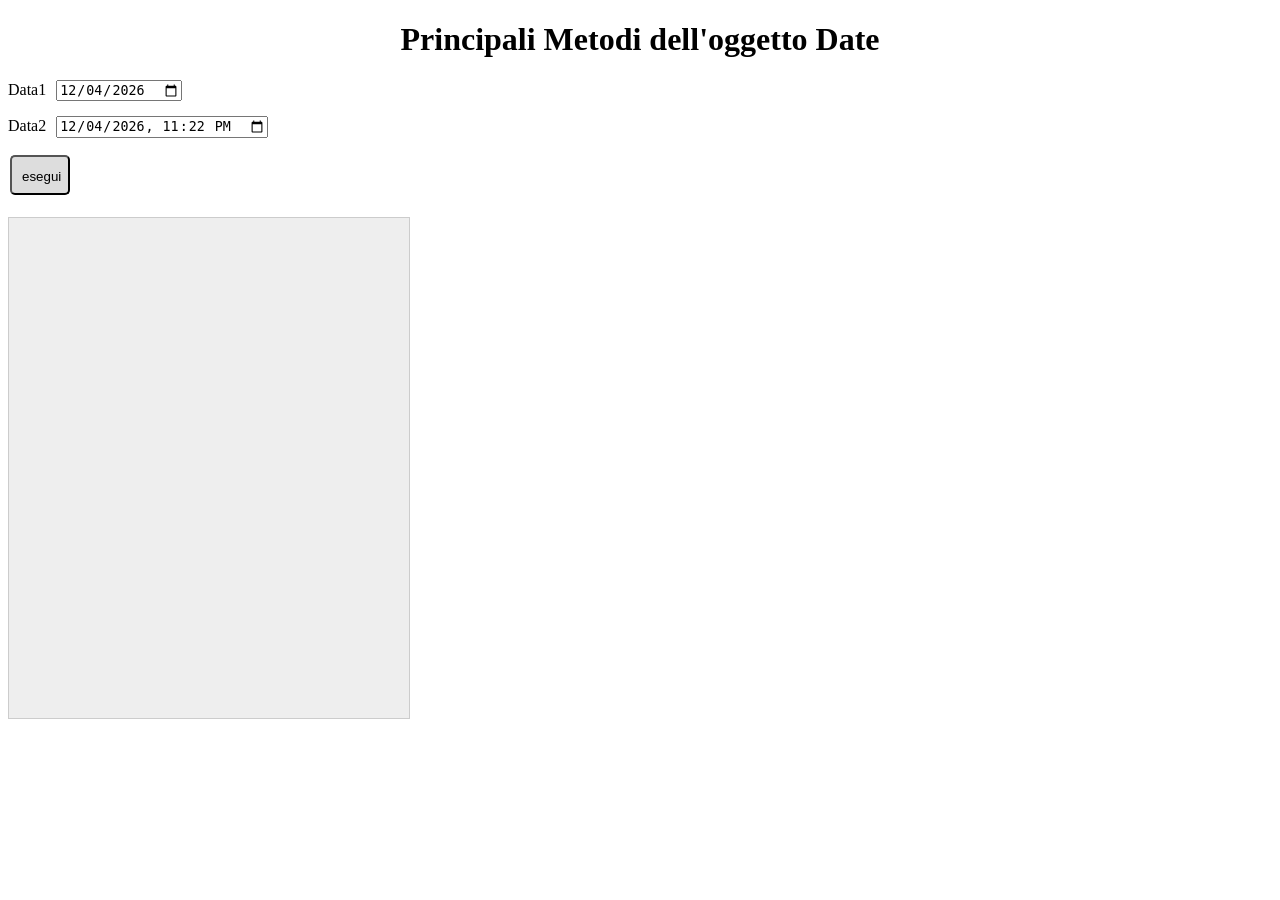
<file: Ese 01 Oggetto Date/index.html>
<!DOCTYPE html>
<html>
	<head>
		<title>DATE</title>
		<meta charset="UTF-8">
		<link rel="stylesheet" href="index.css"/>
		<script defer type="text/javascript" src="index.js"> </script>
	</head>

	<body>
		<h1> Principali Metodi dell'oggetto Date </h1>
		<span> Data1 </span> <input type="date" id="txtData1"> <br>
		<span> Data2 </span> <input type="datetime-local" id="txtData2"> <br>
		<button> esegui </button>

		<div id="log">	</div>
	</body>
</html>
</file>
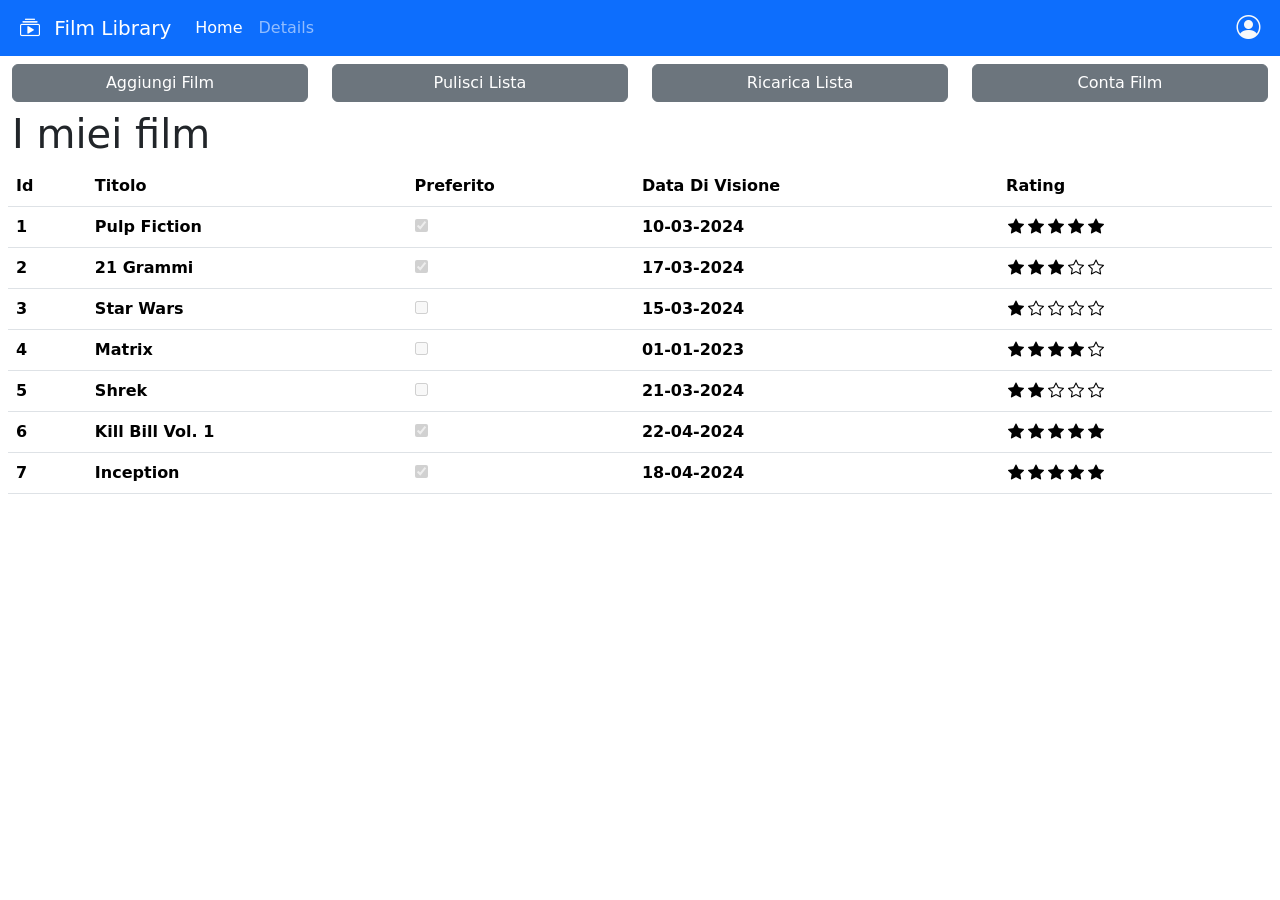
<file: Ese 02 Film/index.html>
<!DOCTYPE html>
<html>

<head>
    <title>Film Library</title>

    <!-- Bootstrap -->
    <link rel="stylesheet" href="bootstrap5/bootstrap.min.css" >
    <script src="bootstrap5/bootstrap.bundle.min.js"></script>
    <link rel="stylesheet" href="bootstrap5/bootstrap-icons.min.css">

    <!-- Local Files -->
    <link rel="stylesheet" href="index.css">
    <script src="index.js" defer></script>
</head>

<body>
    <!-- Modale conteggio Film -->
    <div class="modal fade" id="modal-count-films" tabindex="-1" >
        <div class="modal-dialog">
            <div class="modal-content">
                <div class="modal-header">
                    <h5 class="modal-title">Numero di film</h5>
					<!-- data-bs-dismiss fa sì che il button chiuda la modale -->
                    <button class="btn-close" data-bs-dismiss="modal"></button>
                </div>
                <div class="modal-body">
                    <p>Ci sono <span id="span-n-films"></span> film nella libreria</p>
                </div>
				<div class="modal-footer">
					<button class="btn btn-danger" data-bs-dismiss="modal">Chiudi</button>
					<button class="btn btn-success">Salva</button>
				</div>
            </div>
        </div>
    </div>
    
    <!-- Barra di navigazione Blu in alto -->
	<header>
		<!-- padding x = 1/2 spacer -->
        <nav class="navbar bg-primary navbar-dark navbar-expand-md  px-2">
            <div class="container-fluid">
			    <!-- icon and title-->
                <a class="navbar-brand" href="#">
					<i class="bi bi-collection-play me-2"></i>
					Film Library
				</a>
				<!-- Burger Button che compare quando si restringe la pagina -->
                <button class="navbar-toggler" data-bs-toggle="collapse"
                    data-bs-target="#navbarContent">
                    <span class="navbar-toggler-icon"></span>
                </button>				
				<!-- buttons -->
                <div class="collapse navbar-collapse" id="navbarContent">
					<!-- me = margin end (right) : impostato al valore auto 
					     mb = margin bottom : margin 0 per i teminali lg e 1/2 spacer in tutti gli altri casi -->
                    <ul class="navbar-nav me-auto mb-2 mb-lg-0">
                        <li class="nav-item">
                            <a class="nav-link active" href="#">Home</a>
                        </li>
                        <li class="nav-item">
                            <a class="nav-link" href="#">Details</a>
                        </li>
                    </ul>
					<!-- 2° contenitore automaticamente allineato a destra -->
                    <div>
						<!-- icona di login -->
                        <i class="bi bi-person-circle iconagrande text-light" id="btn-login"></i>
                    </div>
                </div>
            </div>
        </nav>
    </header>

    <main class="container-fluid">
	    <!-- visualizzato da js in corrispondenza del click sul pulsante di login -->
        <div class="alert alert-danger d-none alert-dismissible my-2 text-center" id="alert-login">
		    <!--  d-none significa display:none -->
            <i class="bi bi-exclamation-triangle"></i> 
			Login fallito. Riprova più tardi.
			<button class="btn-close"></button>
        </div>
        <div class="row">
			<!-- Nei terminali >= md il DIV occupa 3 celle.
			     Nei terminali  < md il DIV occupa l'intera riga 
				 my = margin asse y, cioè TOP e BOTTOM impostati a 1/2 spacer -->
            <div class="col-md-3 my-2">
                <button class="btn btn-secondary w-100" id="btn-add">Aggiungi Film</button>
            </div>
            <div class="col-md-3 my-2">
				<!-- 100% del genitore -->
                <button class="btn btn-secondary w-100" id="btn-clear">Pulisci Lista</button>
            </div>
            <div class="col-md-3 my-2">
                <button class="btn btn-secondary w-100" id="btn-reload">Ricarica Lista</button>
            </div>
            <div class="col-md-3 my-2">
                <button class="btn btn-secondary w-100" id="btn-count">Conta Film</button>
            </div>
        </div>
        <div class="row">
            <h1>I miei film</h1>
        </div>
		<!-- px = padding asse x cioè LEFT e RIGHT impostati a 1/2 spacer -->
        <div class="row px-2">
            <table class="table" id="film-table">
                <thead>
                    <tr>
                        <th>Id</th>
                        <th>Titolo</th>
                        <th>Preferito</th>
                        <th>Data Di Visione</th>
                        <th>Rating</th>
                    </tr>
                </thead>
                <tbody></tbody>
            </table>
        </div>
    </div>
    </main>
</body>

</html>
</file>
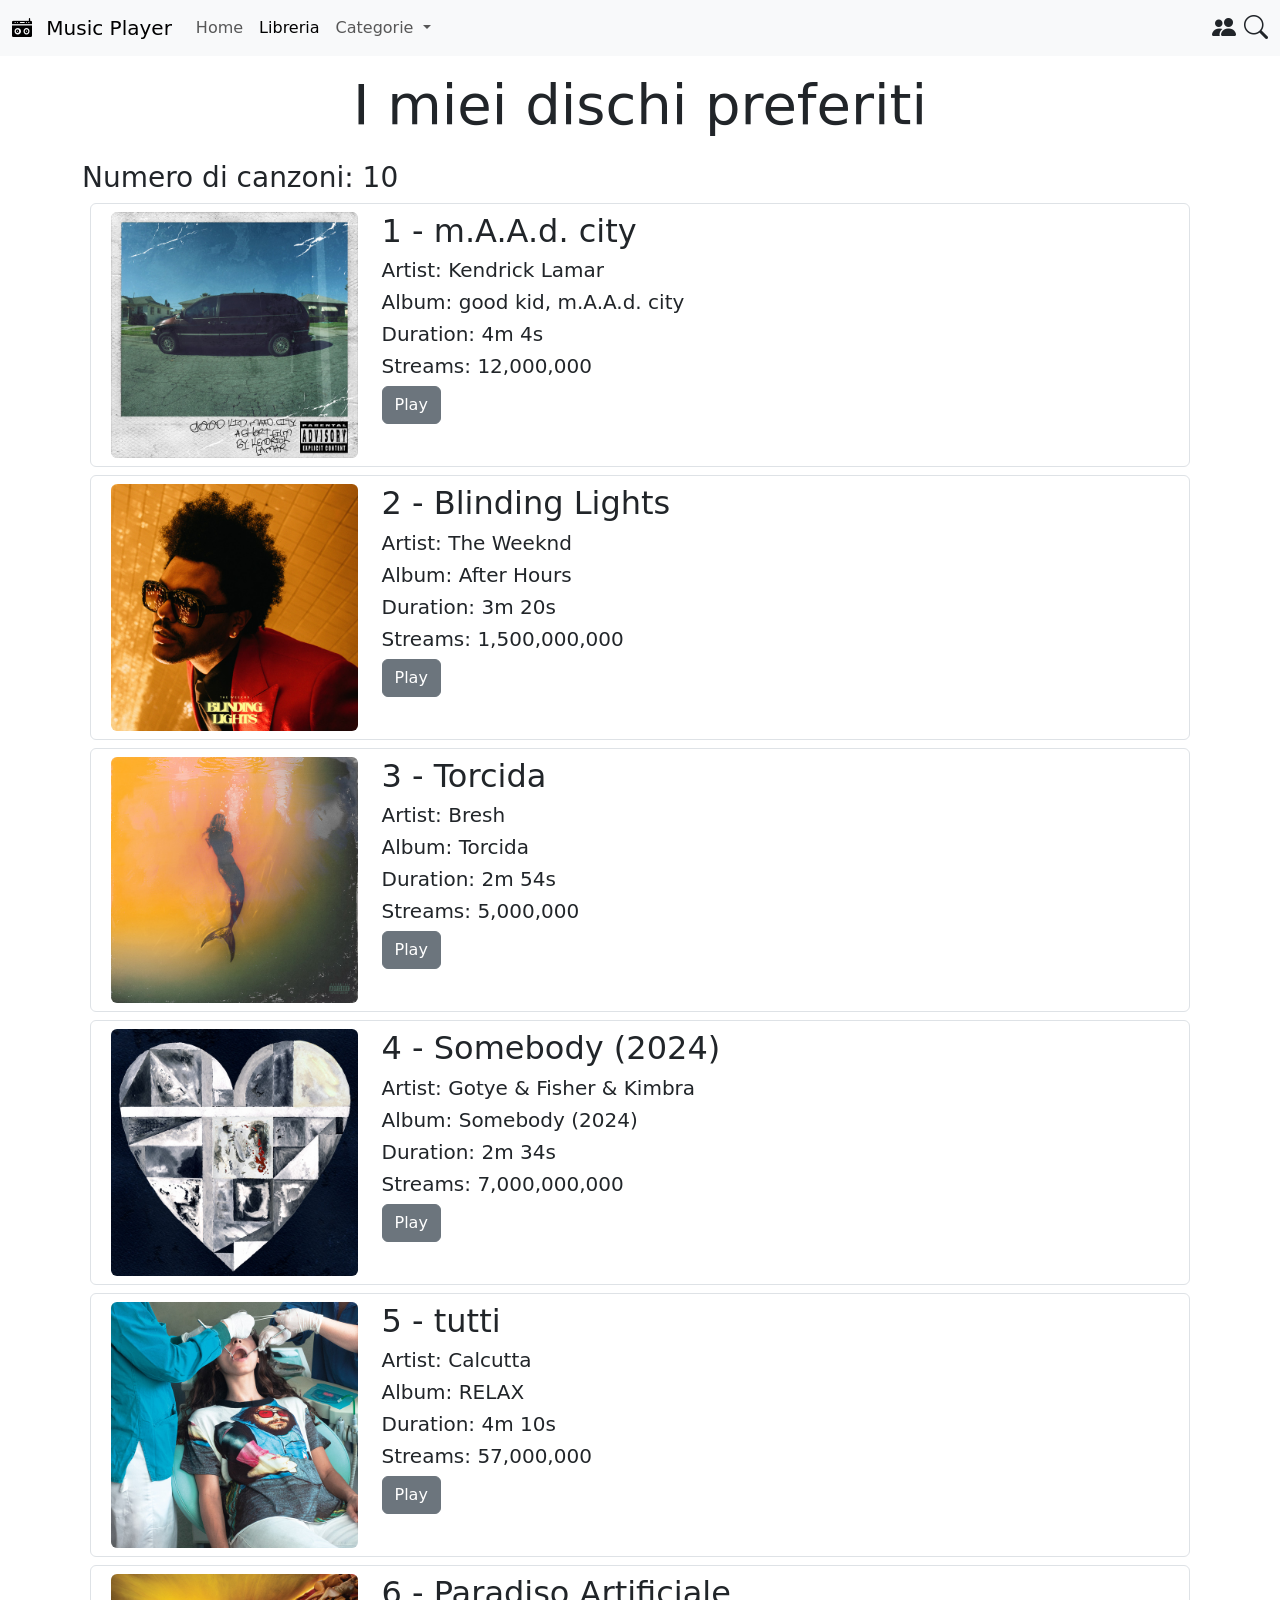
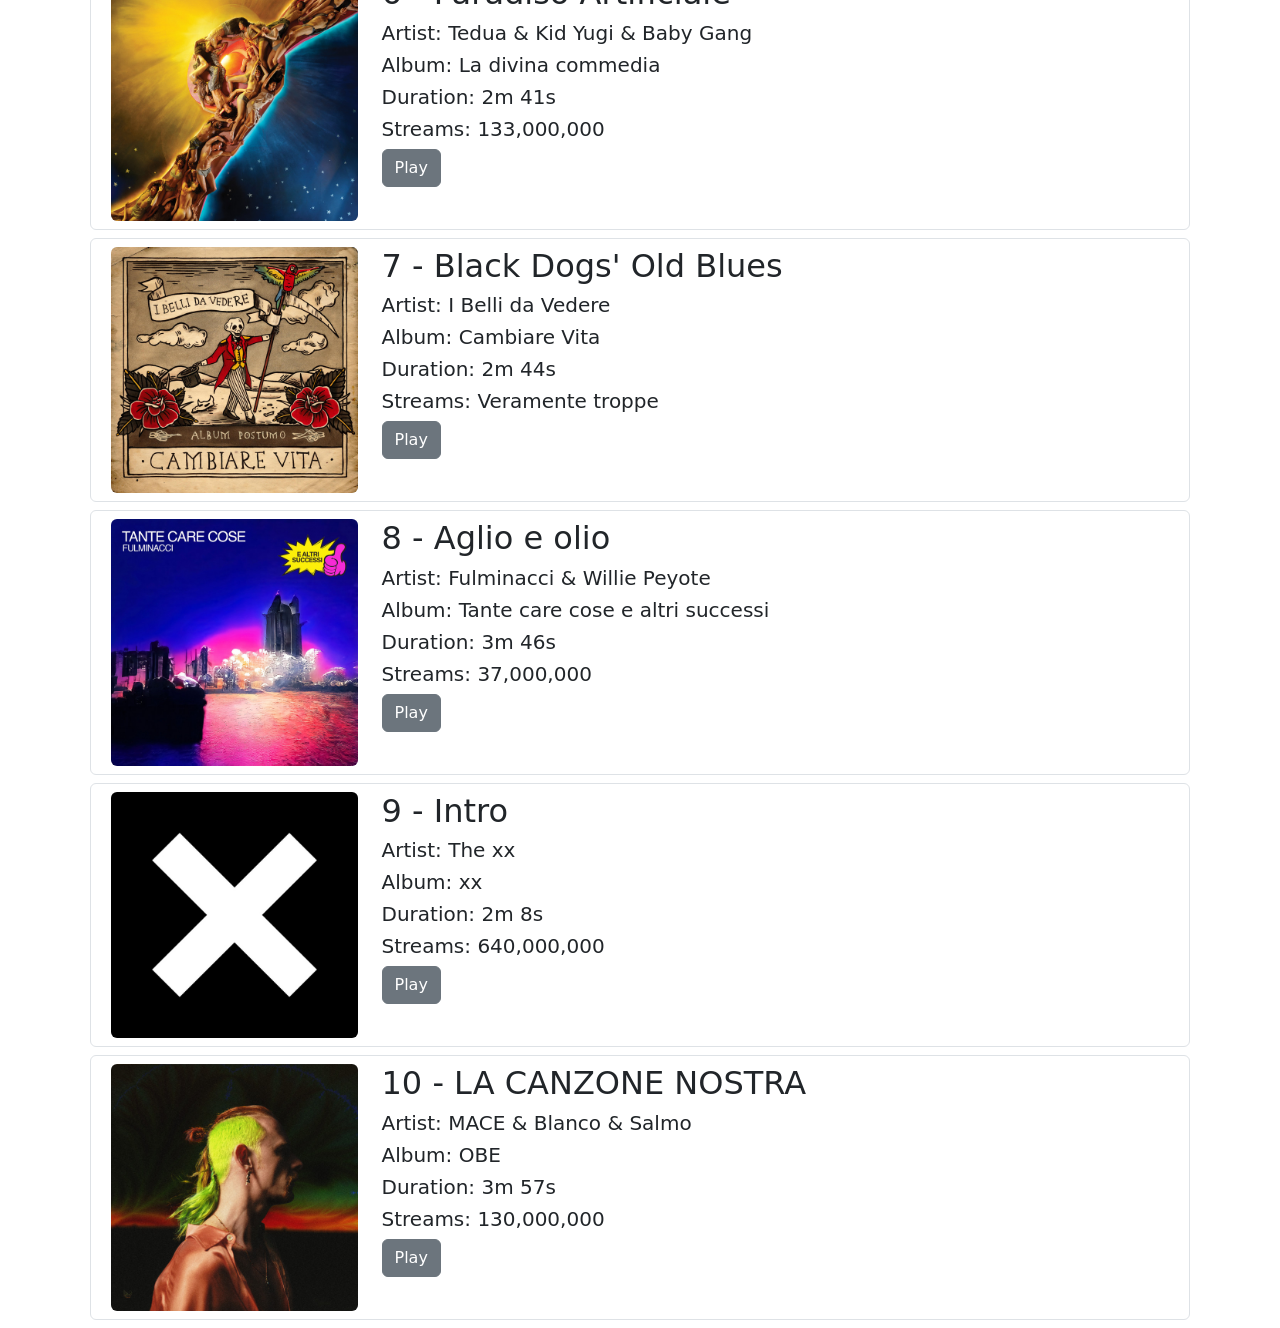
<file: Ese 03 Music/index.html>
<!DOCTYPE html>
<html>

<head>
    <title>Music Player</title>

    <!-- Bootstrap -->
    <link href="https://cdn.jsdelivr.net/npm/bootstrap@5.3.3/dist/css/bootstrap.min.css" rel="stylesheet"
        integrity="sha384-QWTKZyjpPEjISv5WaRU9OFeRpok6YctnYmDr5pNlyT2bRjXh0JMhjY6hW+ALEwIH" crossorigin="anonymous">
    <script src="https://cdn.jsdelivr.net/npm/bootstrap@5.3.3/dist/js/bootstrap.bundle.min.js"
        integrity="sha384-YvpcrYf0tY3lHB60NNkmXc5s9fDVZLESaAA55NDzOxhy9GkcIdslK1eN7N6jIeHz"
        crossorigin="anonymous"></script>
    <link rel="stylesheet" href="https://cdn.jsdelivr.net/npm/bootstrap-icons@1.11.3/font/bootstrap-icons.min.css">

    <!-- Local Files -->
    <link rel="stylesheet" href="index.css">
    <script src="songs.js" defer></script>
    <script src="index.js" defer></script>
</head>

<body>
    <!-- Barra di navigazione Blu in alto -->
    <header>
        <nav class="navbar navbar-expand-lg bg-light">
            <div class="container-fluid">
				<!-- icon and title-->
                <a class="navbar-brand" href="#">
                    <i class="bi bi-boombox-fill me-2"></i>
                    Music Player
                </a>
				<!-- Burger Button che compare quando si restringe la pagina -->
                <button class="navbar-toggler" data-bs-toggle="collapse"
                    data-bs-target="#navbarContent">
                    <span class="navbar-toggler-icon"></span>
                </button>
				<!-- buttons -->
                <div class="collapse navbar-collapse" id="navbarContent">
					<!-- me = margin end (right) : impostato al valore auto 
					     mb = margin bottom : margin 0 per i teminali >= lg e 
						 1/2 spacer in tutti gli altri casi -->				
                    <ul class="navbar-nav me-auto mb-2 mb-lg-0">
                        <li class="nav-item">
                            <a class="nav-link" href="#">Home</a>
                        </li>
                        <li class="nav-item">
                            <a class="nav-link active" href="#">Libreria</a>
                        </li>
                        <li class="nav-item dropdown">
                            <a class="nav-link dropdown-toggle" href="#"  data-bs-toggle="dropdown">
                                Categorie
                            </a>
                            <ul class="dropdown-menu">
                                <li><a class="dropdown-item active" href="#">All</a></li>
                                <li><a class="dropdown-item" href="#">Pop</a></li>
                                <li><a class="dropdown-item" href="#">Rap</a></li>
                                <li><a class="dropdown-item" href="#">Rock</a></li>
                                <li><a class="dropdown-item" href="#">Indie</a></li>
                            </ul>
                        </li>
                    </ul>
					<!-- 2° contenitore automaticamente allineato a destra -->
                    <div class="d-flex">
						<!-- icona amici -->
                        <i class="bi bi-people-fill me-2" id="i-friends"></i>
						<!-- icona search -->
                        <i class="bi bi-search" id="i-search"></i>
                    </div>
                </div>
            </div>
        </nav>
    </header>

    <div class="modal" id="play-modal" tabindex="-1" >
      <div class="modal-dialog">
        <div class="modal-content">
          <div class="modal-header">
            <h1 class="modal-title" id="exampleModalLabel">Ti piacerebbe!</h1>
            <button class="btn-close" data-bs-dismiss="modal"> </button>
          </div>
          <div class="modal-body">
            Paga qualche servizio di streaming vero se vuoi ascoltare <span id="song-title-modal"></span>.
          </div>
          <div class="modal-footer">
            <button class="btn btn-secondary" data-bs-dismiss="modal">Chiudi</button>
          </div>
        </div>
      </div>
    </div>
    
    <main class="container">
		<!-- DIV nascosto relativo agli amici -->
        <div class="alert alert-warning d-none my-2 text-center" id="alert-friends">
            Mi spiace, purtroppo non hai amici 
			<i class="bi bi-emoji-frown-fill"></i>
        </div>
		<!-- DIV nascosto relativo al search -->
        <input type="search" placeholder="Cerca..." class="w-100 my-2 d-none" id="txt-search"/>

        <h1>I miei dischi preferiti</h1>
		<div id="content"> </div>
    </main>
</body>

</html>
</file>
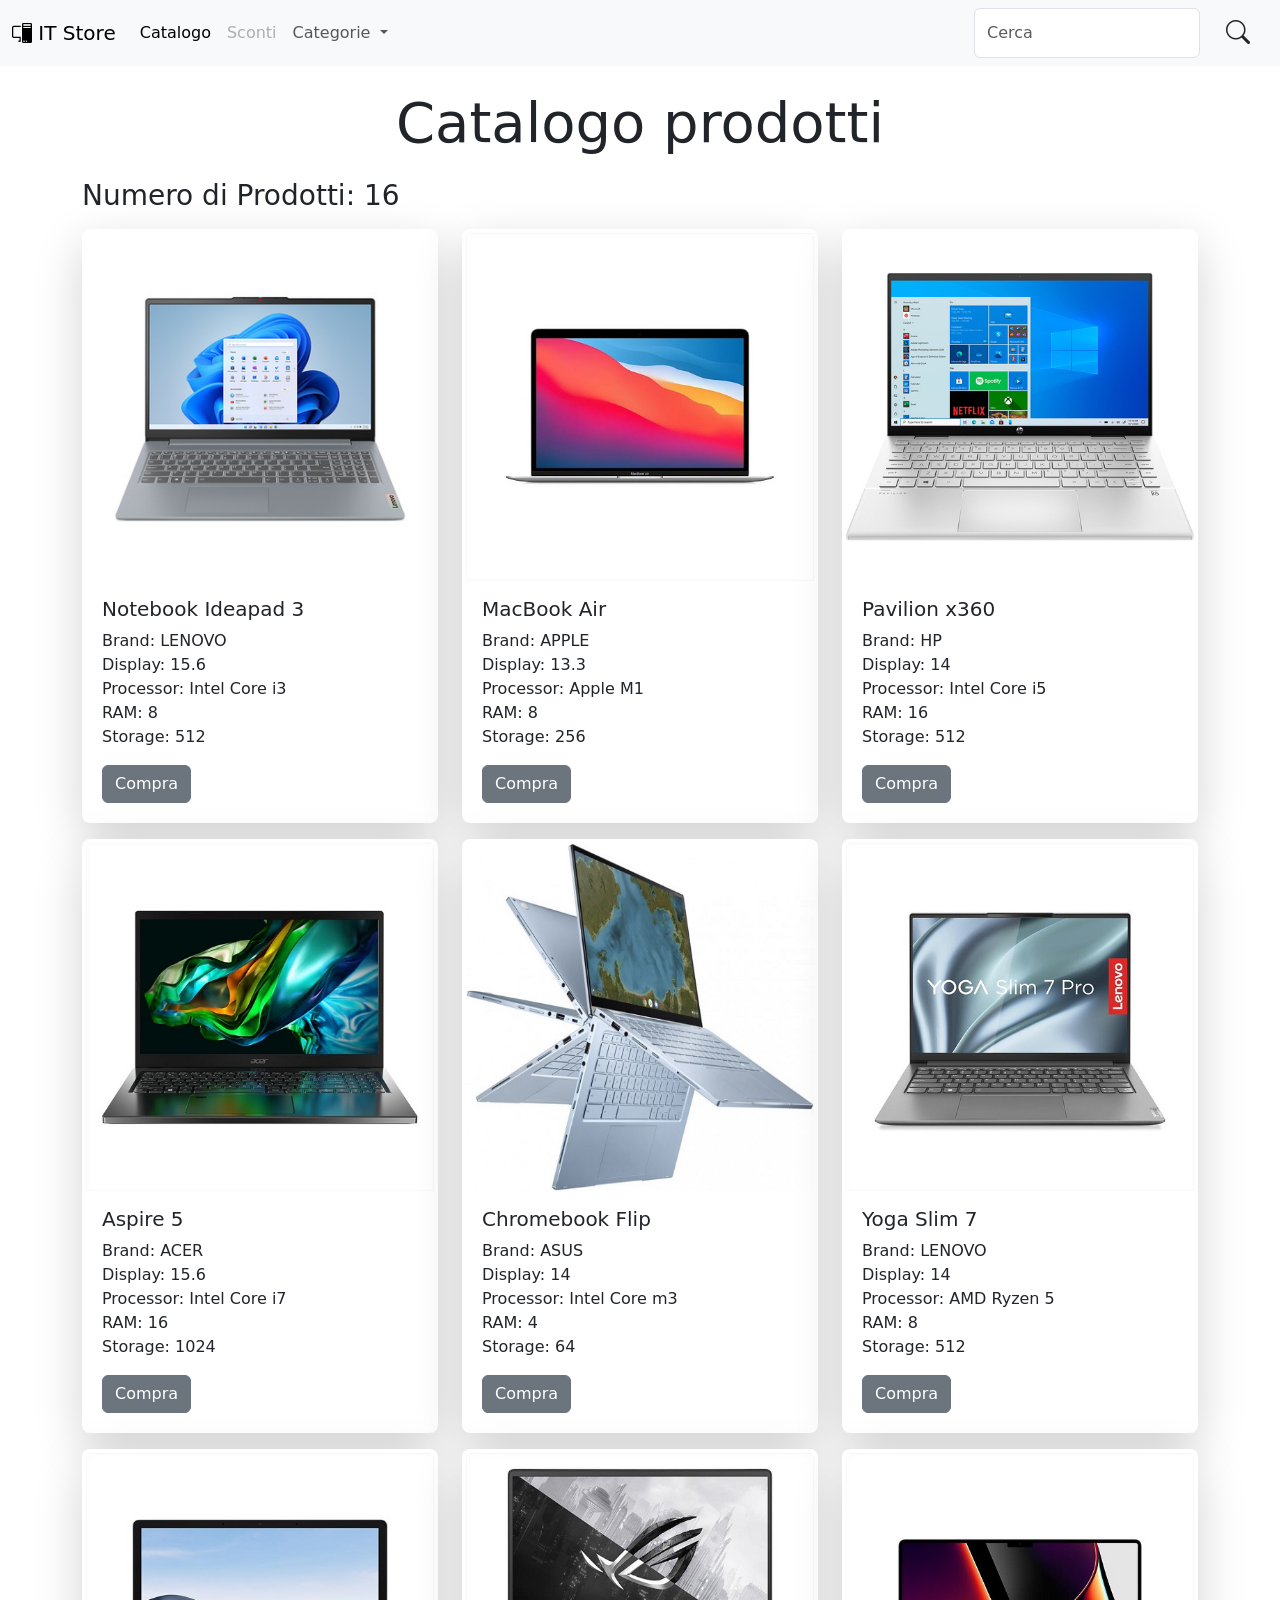
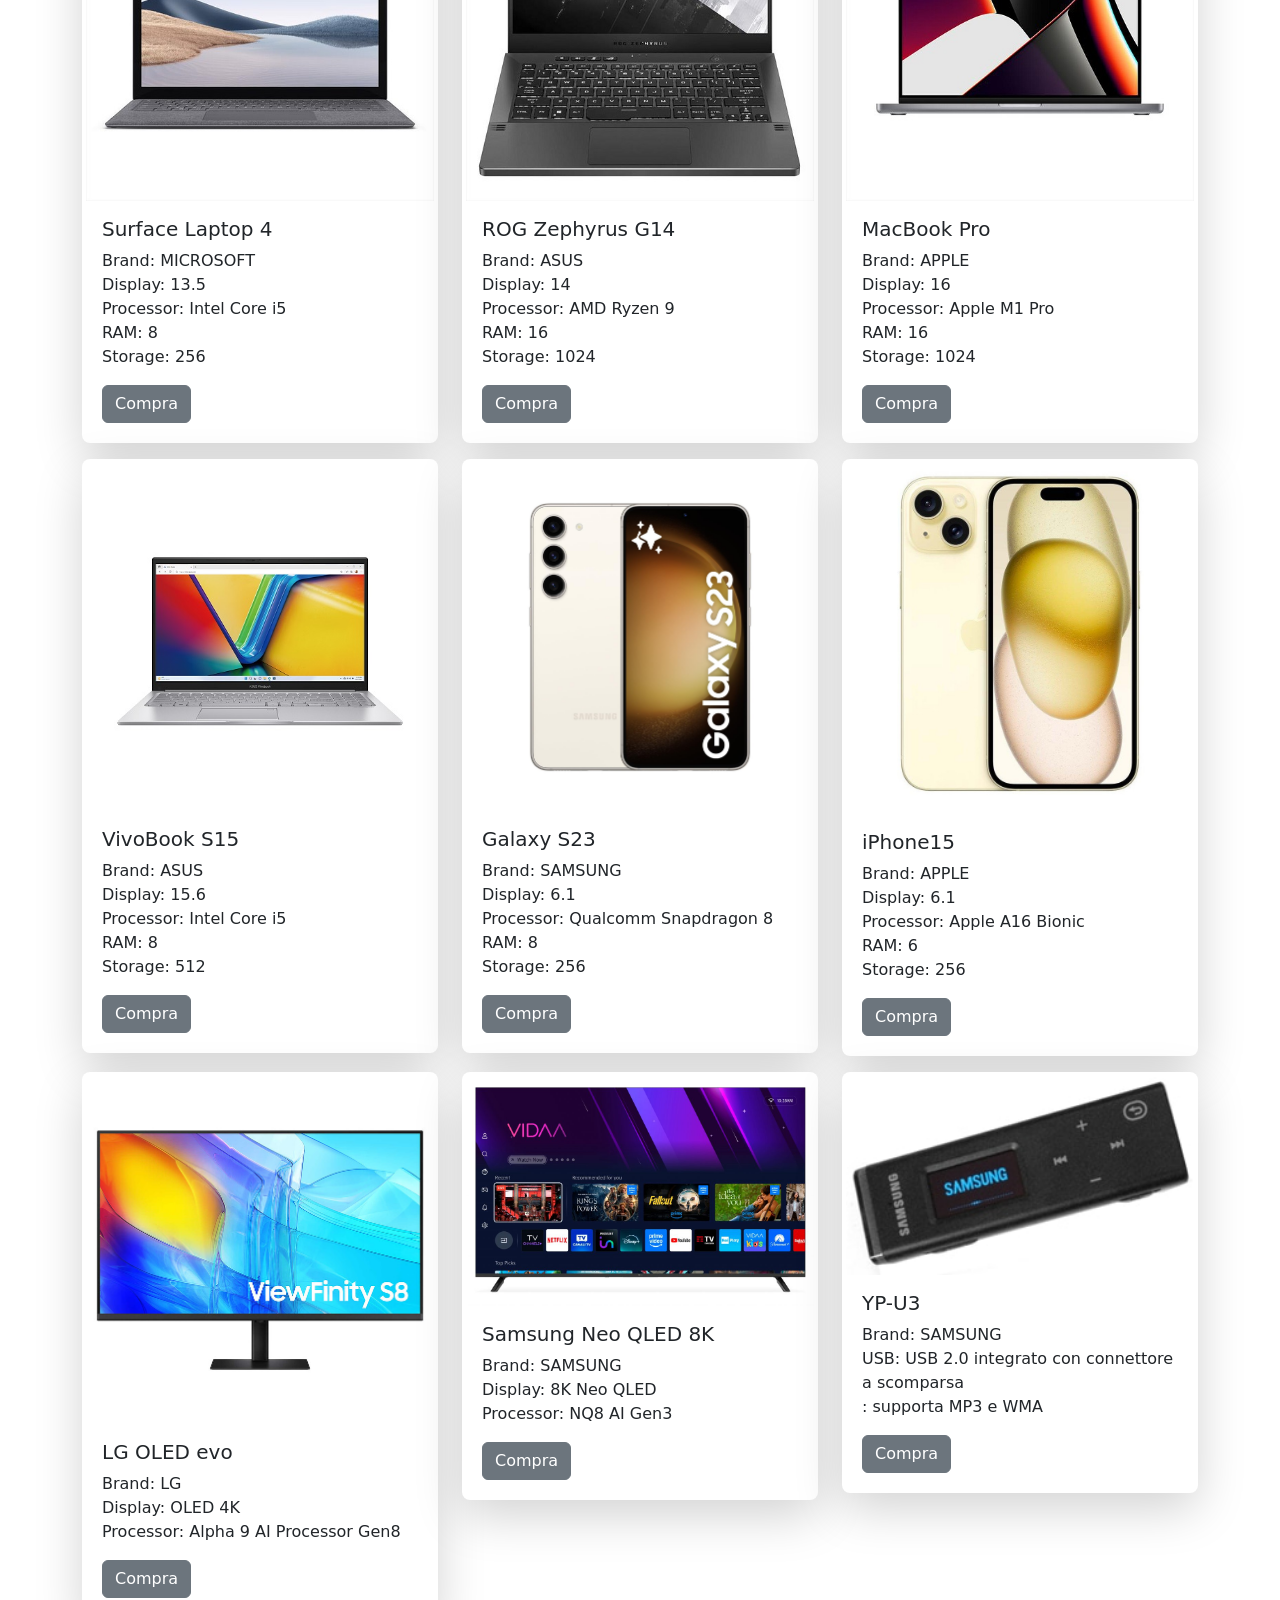
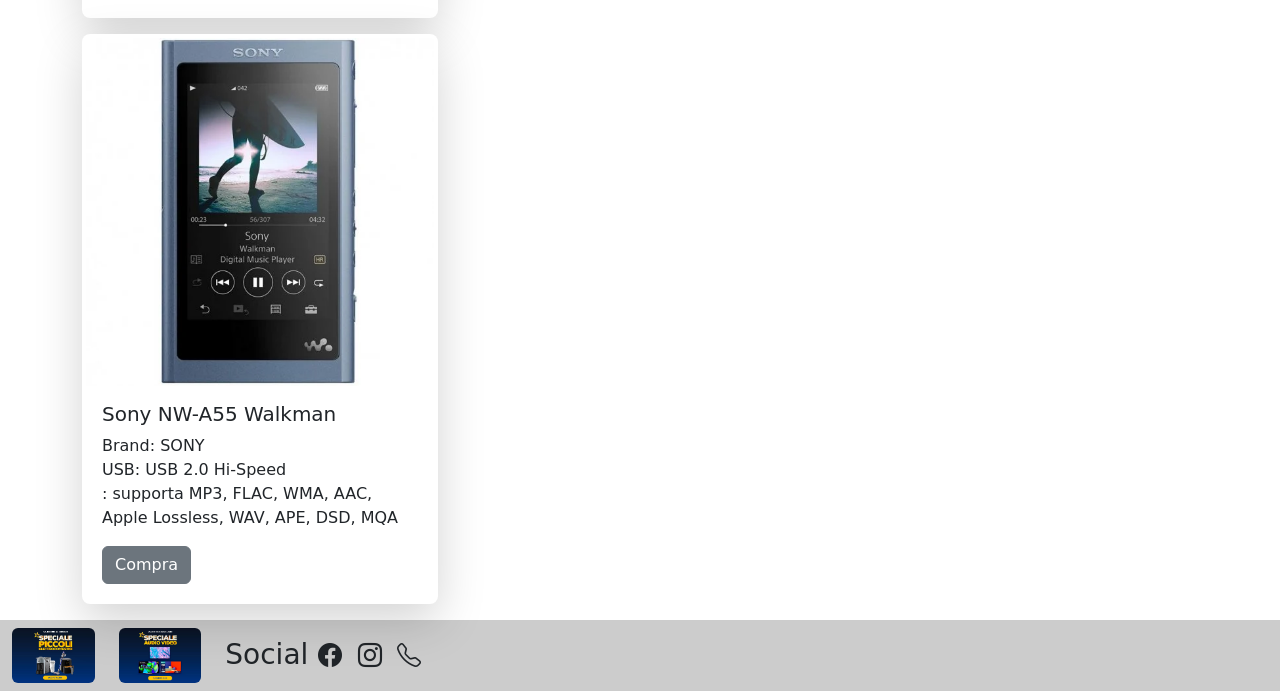
<file: Ese 04 Store/index.html>
<!DOCTYPE html>
<html>

<head>
    <title>IT Store</title>

    <!-- Bootstrap -->
    <link href="https://cdn.jsdelivr.net/npm/bootstrap@5.3.3/dist/css/bootstrap.min.css" rel="stylesheet"
        integrity="sha384-QWTKZyjpPEjISv5WaRU9OFeRpok6YctnYmDr5pNlyT2bRjXh0JMhjY6hW+ALEwIH" crossorigin="anonymous">
    <script src="https://cdn.jsdelivr.net/npm/bootstrap@5.3.3/dist/js/bootstrap.bundle.min.js"
        integrity="sha384-YvpcrYf0tY3lHB60NNkmXc5s9fDVZLESaAA55NDzOxhy9GkcIdslK1eN7N6jIeHz"
        crossorigin="anonymous"></script>
    <link rel="stylesheet" href="https://cdn.jsdelivr.net/npm/bootstrap-icons@1.11.3/font/bootstrap-icons.min.css">

    <!-- Local Files -->
    <link rel="stylesheet" href="index.css">
    <script src="store.js"></script>
    <script src="index.js" defer></script>
</head>

<body>
    <!-- Barra di navigazione Blu in alto -->
    <header>
        <nav class="navbar navbar-expand-lg bg-light">
            <div class="container-fluid">
				<!-- icon and title-->
                <a class="navbar-brand" href="#">
                    <i class="bi bi-pc-display"></i>
                    IT Store
                </a>
				<!-- Burger Button che compare quando si restringe la pagina -->
                <button class="navbar-toggler" data-bs-toggle="collapse"
                    data-bs-target="#navbarContent">
                    <span class="navbar-toggler-icon"></span>
                </button>
				<!-- buttons -->				
                <div class="collapse navbar-collapse" id="navbarContent">
					<!-- me = margin end (right) : impostato al valore auto 
					     mb = margin bottom : margin 0 per i teminali lg e 1/2 spacer in tutti gli altri casi -->				
                    <ul class="navbar-nav me-auto mb-2 mb-lg-0">
                        <li class="nav-item">
                            <a class="nav-link active" aria-current="page" href="#">Catalogo</a>
                        </li>
                        <li class="nav-item">
                            <a class="nav-link disabled" href="#">Sconti</a>
                        </li>
                        <li class="nav-item dropdown">
                            <a class="nav-link dropdown-toggle" href="#"  data-bs-toggle="dropdown">
                                Categorie
                            </a>
                            <ul class="dropdown-menu">
                                <li><a class="dropdown-item" href="#">PC</a></li>
                                <li><a class="dropdown-item" href="#">Telefoni</a></li>
                                <li><a class="dropdown-item" href="#">Tv</a></li>
                                <li><a class="dropdown-item" href="#">Audio Player</a></li>
                            </ul>
                        </li>
                    </ul>
					<!-- 2° contenitore automaticamente allineato a destra -->
                    <div class="d-flex" id="form-search">
                        <input type="text" class="form-control me-2" id="txt-search" placeholder="Cerca">
                        <button class="btn" id="btn-search">
							<i class="bi bi-search" id="i-search"></i>
						</button>
                    </div>
                </div>
            </div>
        </nav>
    </header>

    <!-- Modal -->
    <div class="modal" id="buy-modal" tabindex="-1">
        <div class="modal-dialog">
            <div class="modal-content">
                <div class="modal-header">
                    <h2 class="modal-title" id="exampleModalLabel">Errore</h2>
                    <button type="button" class="btn-close" data-bs-dismiss="modal"> </button>
                </div>
                <div class="modal-body">
                    Il prodotto non è disponibile per la vendita.
                </div>
                <div class="modal-footer">
                    <button type="button" class="btn btn-secondary" data-bs-dismiss="modal">Chiudi</button>
                </div>
            </div>
        </div>
    </div>

    <main class="container">
        <div class="alert alert-secondary d-none text-center" id="alert-search">
           <span class="align-middle me-2"> Mi spiace, purtroppo la ricerca non è ancora stata implementata </span>
			<i class="bi bi-emoji-frown-fill fs-2 align-middle"></i>
        </div>
		
        <h1>Catalogo prodotti</h1>
		<div id="content"> </div>
    </main>

    <footer class="container-fluid sfondo">
        <div class="row">
            <div class="col-sm-2 col-lg-1">
                <img src="img/footer/img1.jpg" class="w-100 rounded" />
            </div>
            <div class="col-sm-2 col-lg-1">
                <img src="img/footer/img2.jpg" class="w-100 rounded" />
            </div>
            <div class="col align-self-center">
                <h3>Social</h3>
                <i class="bi bi-facebook"></i>
                <i class="bi bi-instagram"></i>
                <i class="bi bi-telephone"></i>
            </div>
        </div>
    </footer>
</body>

</html>
</file>
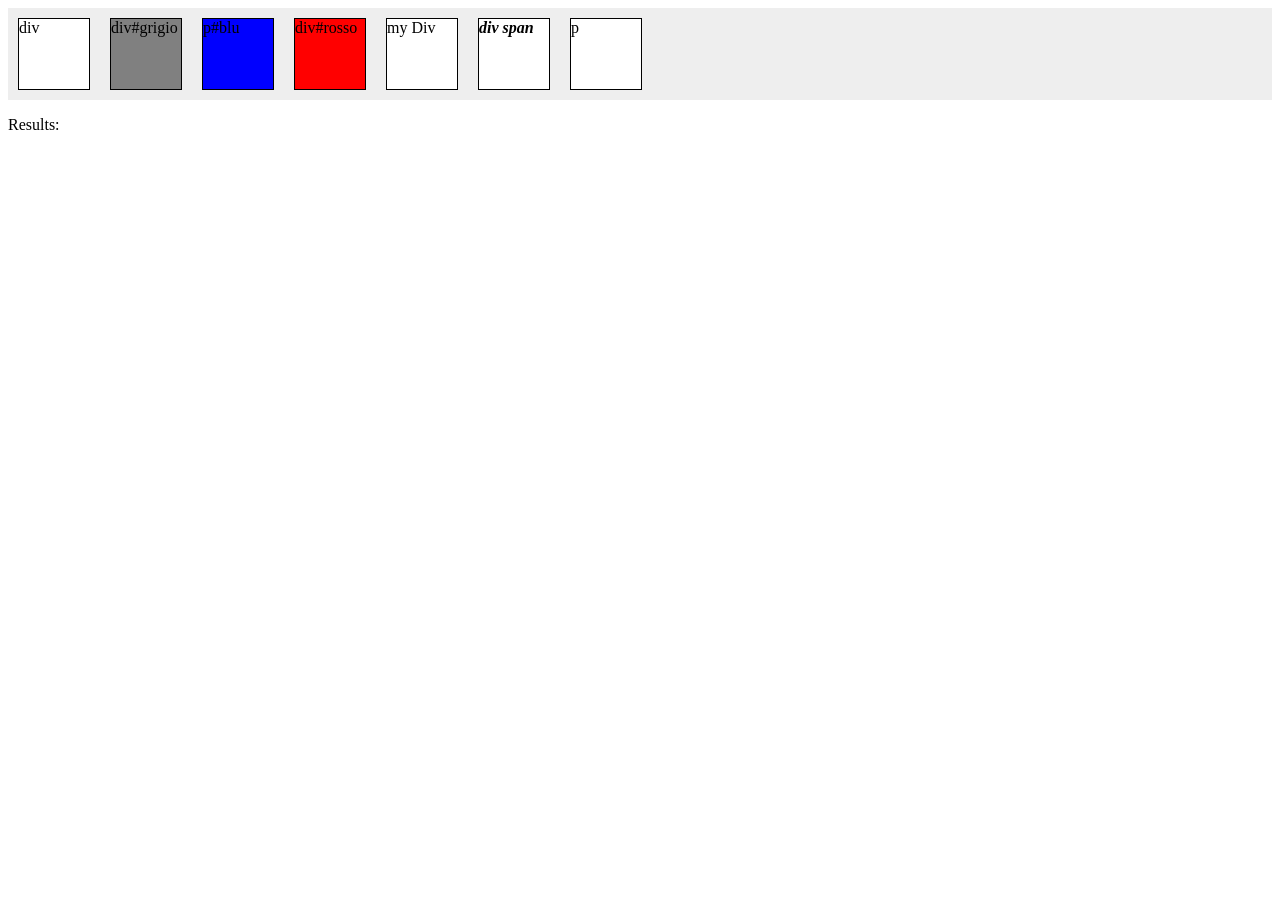
<file: Ese 05 pseudoselettori CSS/index.html>
<!DOCTYPE html>
  
<html>
<head lang="it">
    <meta charset="UTF-8">
    <title>Esercizio 11</title>
	<link rel="stylesheet" href="index.css"/>
    <script type="application/javascript" src="index.js"></script>
</head>

<body>
	<div id="wrapper">
	  <!-- 1 -->
		<div>div</div>		 
	  <!-- 2 -->
		<div id="grigio" style="background-color:gray">div#grigio</div>
	  <!-- 3 -->
		<p id="blu" style="background-color:blue">p#blu</p>
	  <!-- 4 -->
		<div id="rosso" style="background-color:red">div#rosso</div>	 
	  <!-- 5 -->
		<div> my Div </div>	 
	  <!-- 6 -->
		<div> <span style="font-style:italic;font-weight:bold"> div span </span> </div>	 
	  <!-- 7 -->
		<p>p</p>
	</div>	

	<p> Results: </p>
	<p id="txtRis"> </p> 
</body>
</html>
</file>
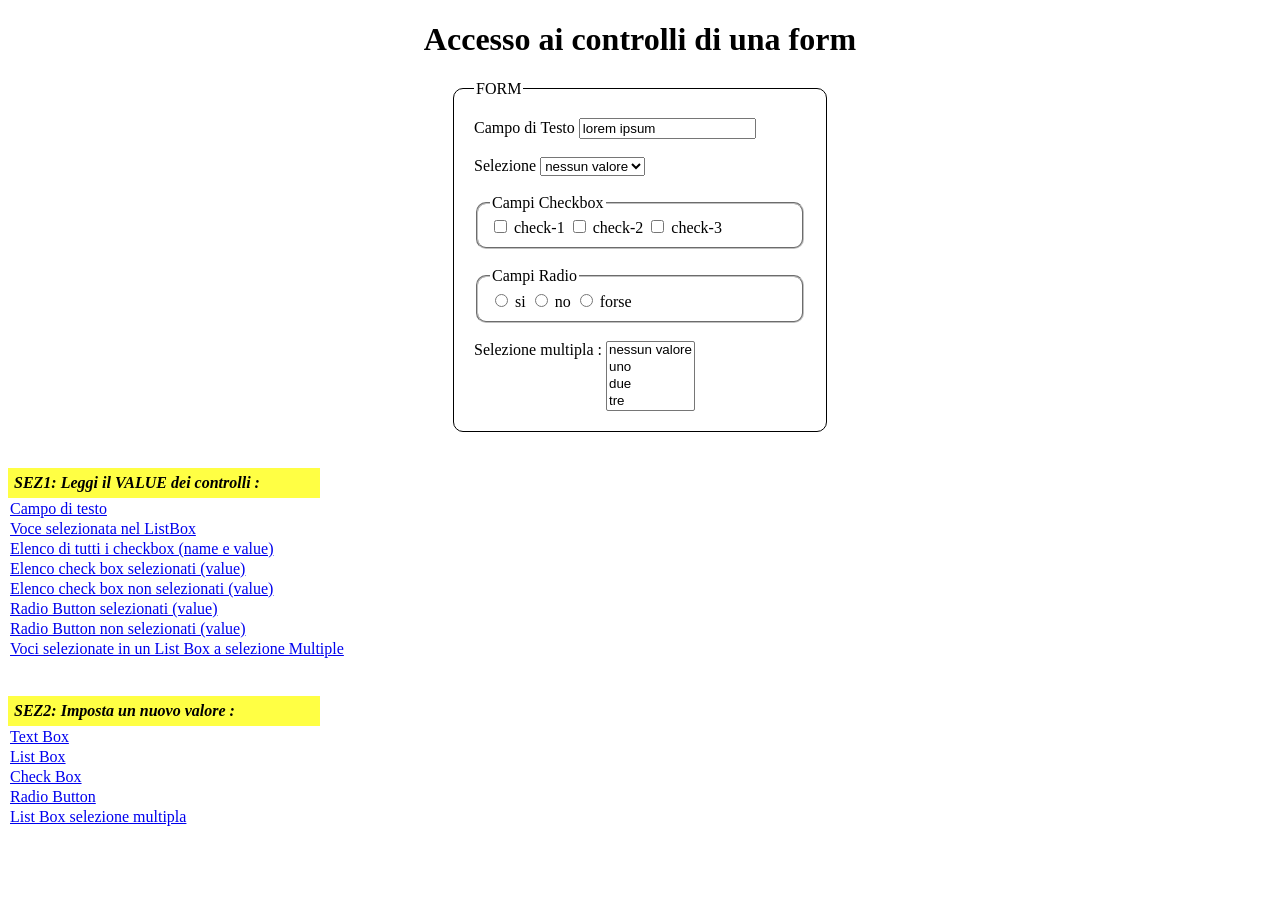
<file: Ese 07 Form e Controlli/index.html>
<!DOCTYPE html>
<html>
<head lang="it">
    <meta charset="UTF-8">
	<title>Ese07</title>
	<link rel="stylesheet" href="index.css" />
    <script defer src="index.js"></script>
</head>

<body>
<h1>Accesso ai controlli di una form </h1>
<fieldset>
  <legend> FORM </legend>
  <form id="form1">
	<!-- Text Box -->
	<label>
		Campo di Testo <input type="text" value="lorem ipsum" /> 
	</label>
	<br/> <br/>
	
	<!-- List Box -->
	<label>
		Selezione
		<select>
		    <!-- Notare che la prima option non ha value -->
			<option selected>nessun valore</option>
			<option value="1">uno</option>
			<option value="2">due</option>
			<option value="3">tre</option>
		</select>
	</label>
	<br/> <br/>

	<!-- Check Box -->
	<fieldset style="width:300px">
		<legend>Campi Checkbox</legend>
		<label> 
			<input type="checkbox" name="chk" value="opzione 1" data-index="1"/> 
			check-1 
		</label>
		<label> 
			<input type="checkbox" name="chk"  data-index="2"/>
			check-2 
		</label>
		<label>
			<input type="checkbox" name="chk" value="opzione 3" data-index="3"/>
			check-3
		</label>
	</fieldset>
	<br/>

	<!-- Radio Button -->
	<fieldset style="width:300px">
		<legend>Campi Radio</legend>
		<label> <input type="radio" name="opt" value="si"  data-index="1"/> si </label>
		<label> <input type="radio" name="opt" value="no"  data-index="2"/> no </label>
		<label> <input type="radio" name="opt" value="forse"  data-index="3"/> forse </label>
	</fieldset>
	<br/> 

	<!-- List Box a selezione multipla-->
	Selezione multipla :
	<select multiple >
		<option>nessun valore</option>
		<option value="1">uno</option>
		<option value="2">due</option>
		<option value="3">tre</option>
	</select>
  </form>
</fieldset>


<br/> <br/>

<div> SEZ1: Leggi il VALUE dei controlli :</div>
<p><a href="#" onclick="visualizza(1);"> Campo di testo</a></p>
<p><a href="javascript:visualizza(2);"> Voce selezionata nel ListBox</a></p>
<p><a href="javascript:visualizza(3);"> Elenco di tutti i checkbox (name e value)</a></p>
<p><a href="javascript:visualizza(4);"> Elenco check box selezionati (value)</a></p>
<p><a href="javascript:visualizza(5);"> Elenco check box non selezionati (value)</a></p>
<p><a href="javascript:visualizza(6);"> Radio Button selezionati (value)</a>  </p>
<p><a href="javascript:visualizza(7);"> Radio Button non selezionati (value)</a></p>
<p><a href="javascript:visualizza(8);"> Voci selezionate in un List Box a selezione Multiple</a> </p>
<br/> <br/>

<div> SEZ2: Imposta un nuovo valore :</div>
<p><a href="javascript:imposta(1);">Text Box</a></p>
<p><a href="javascript:imposta(2);">List Box</a></p>
<p><a href="javascript:imposta(3);">Check Box</a></p>
<p><a href="javascript:imposta(4);">Radio Button</a></p>
<p><a href="javascript:imposta(5);">List Box selezione multipla</a></p>

</body>
</html>
</file>
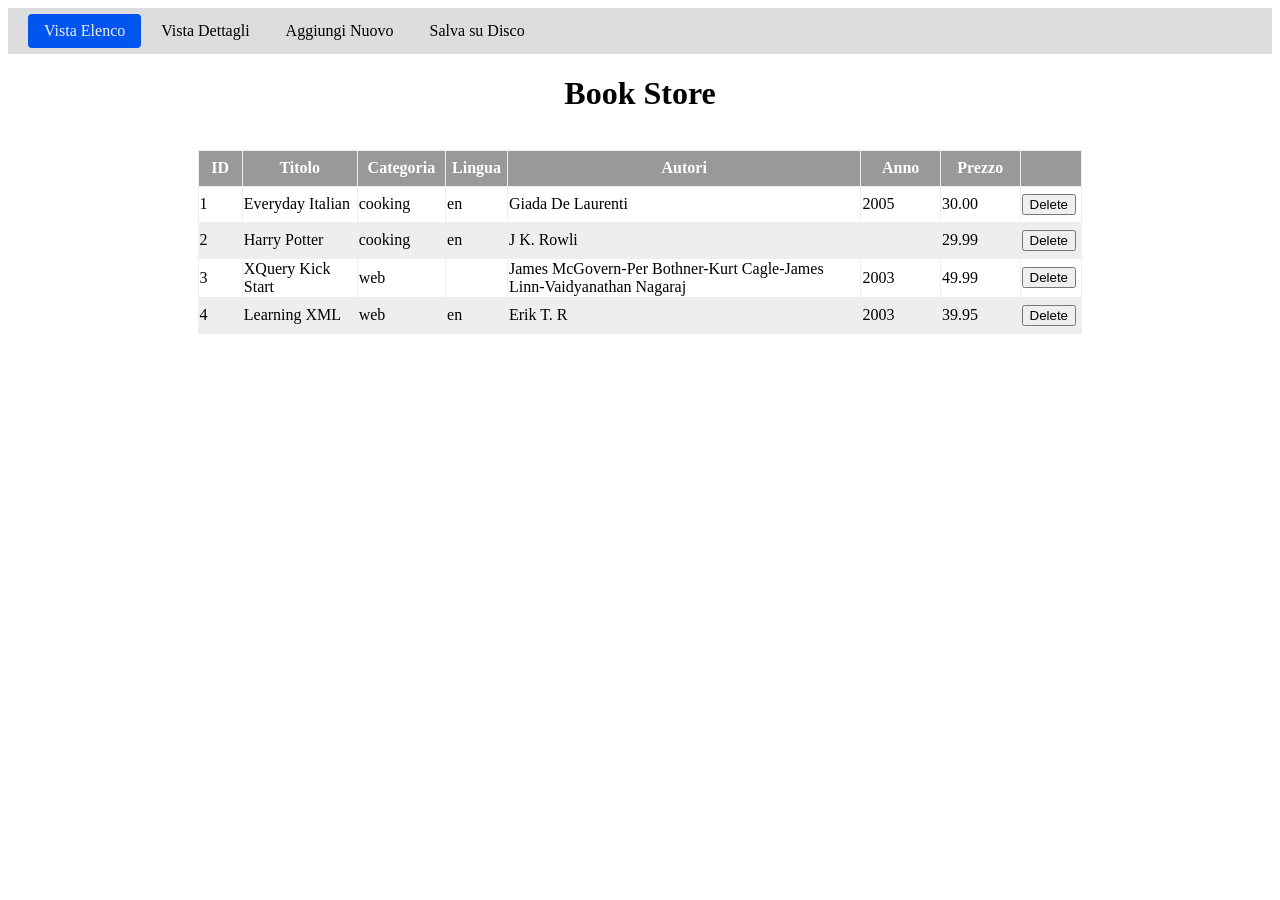
<file: Ese11 Bookstore XML/index.html>
<!DOCTYPE HTML>
<html>

<head>
    <title>XML</title>	
    <meta charset="utf-8" />
    <link rel="stylesheet" href="index.css">
	<script type="application/javascript" src="./data/bookstore.js"></script>
	<script defer type="application/javascript" src="./index.js"></script>
</head>

<body>
    <header>
		<div class="headerBtn"> Vista Elenco </div>
		<div class="headerBtn"> Vista Dettagli </div>
		<div class="headerBtn"> Aggiungi Nuovo </div>
		<div class="headerBtn"> Salva su Disco </div>
	</header>

    <main id="container">
        <h1>Book Store</h1>
		
		<div id="list-view"> 
		    <div class="nBooks"> </div>
			<table border="1">
				<thead>			
					<tr>
						<th>ID</th>
						<th>Titolo</th>
						<th>Categoria</th>
						<th>Lingua</th>
						<th>Autori</th>
						<th>Anno</th>
						<th>Prezzo</th>
						<th> </th>  <!-- pulsante delete -->
					</tr>			
				</thead>
				<tbody id="tabLibri">

				</tbody>
			</table>			
		</div>
		
		<div id="details-view">
			<div class="details"> </div>
			<div class="buttons">
				<button class="button">Primo</button>
				<button class="button">Indietro</button>
				<span> </span>
				<button class="button">Avanti</button>
				<button class="button">Ultimo</button>
				<button class="button">Elimina</button>
			</div>
		</div>


		<div id="add-view"> 
			<div class="details"> 
			    <label> Id : </label>
				<input type="number" id="txtId">
				
			    <label> Titolo : </label>
				<input type="text" id="txtTitolo">
				
			    <label> Categoria : </label>
				<input type="text" id="txtCategoria">
				
			    <label> Lingua : </label>
				<input type="text" id="txtLingua">
				
			    <label> Autori : </label>
				<input type="text" id="txtAutori">
				
			    <label> Anno : </label>
				<input type="number" id="txtAnno" min="1900" max="">
				
			    <label> Prezzo : </label>
				<input type="number" id="txtPrezzo">
			</div>
			
			<div class="buttons">
				<button class="button">Add</button>
			</div>
		</div>
		
    </main>

</body>
</html>
</file>
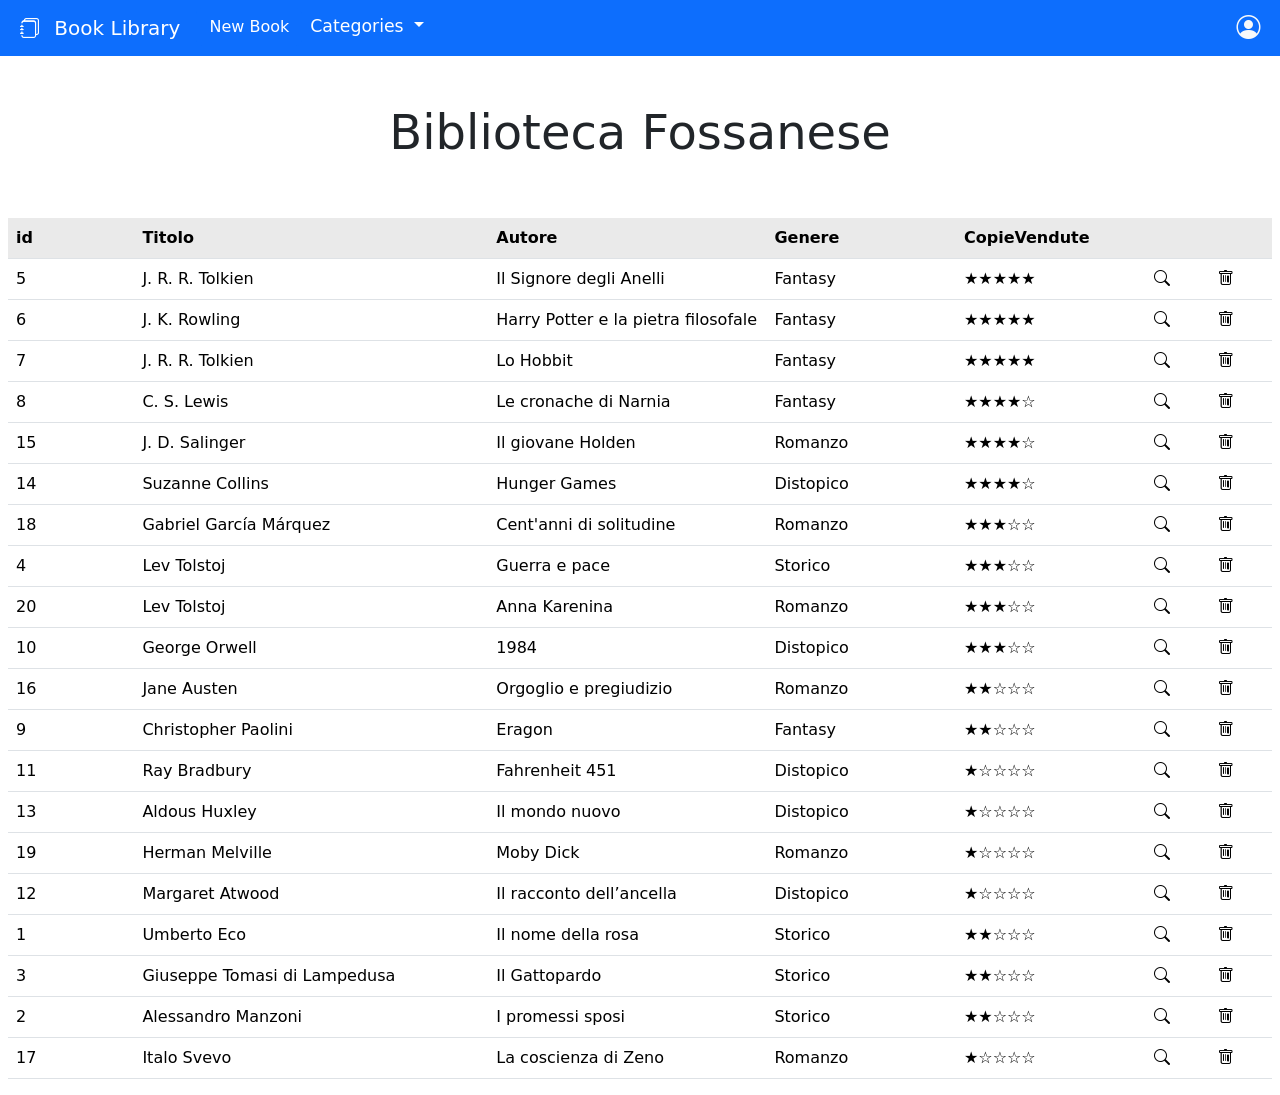
<file: Verifica Biblioteca/index.html>
<!DOCTYPE html>
<html>

<head>
    <title>Book Library</title>

    <!-- Bootstrap -->
    <link rel="stylesheet" href="./bootstrap5/bootstrap.min.css" >
    <link rel="stylesheet" href="./bootstrap5/bootstrap-icons.min.css">
    <script defer src="./bootstrap5/bootstrap.bundle.min.js"></script>

    <!-- Local Files -->
    <link rel="stylesheet" href="./index.css">
    <script src="./biblioteca.js"></script>
    <script defer src="./index.js"></script>
</head>

<body>
    <!-- Modale Dettagli -->
    <div class="modal fade" id="modal-details" tabindex="-1" >
        <div class="modal-dialog">
            <div class="modal-content">
                <div class="modal-header">
                    <h5 class="modal-title">Dettagli</h5>
                    <!-- data-bs-dismiss fa sì che il button chiuda la modale -->
                    <button class="btn-close" data-bs-dismiss="modal"></button>
                </div>
                <div class="modal-body">
                    <div class="card shadow p-3">

                    </div>
                </div>
                <div class="modal-footer">
                    <button type="button" class="btn btn-danger" data-bs-dismiss="modal">Chiudi</button>
                </div>
            </div>
        </div>
    </div>

    <!-- Modale Nuovo Film -->
    <div class="modal fade" id="modal-add-newbook" tabindex="-1" >
        <div class="modal-dialog">
            <div class="modal-content">
                <div class="modal-header">
                    <h5 class="modal-title">Add New Book</h5>
                    <!-- data-bs-dismiss fa sì che il button chiuda la modale -->
                    <button class="btn-close" data-bs-dismiss="modal"></button>
                </div>
                <div class="modal-body">
                    <div class="card shadow p-3">
                        <div> <!-- contenitore dei dettagli -->  
                            <div class="row mb-2">
                              <div class="col-4 fw-bold text-end">Id</div>
                              <div class="col-8"><input type="text" class="form-control"></div>
                            </div>

                            <div class="row mb-2">
                              <div class="col-4 fw-bold text-end">Titolo</div>
                              <div class="col-8"><input type="text" class="form-control"></div>
                            </div>

                            <div class="row mb-2">
                              <div class="col-4 fw-bold text-end">Autore</div>
                              <div class="col-8"><input type="text" class="form-control"></div>
                            </div>

                            <div class="row mb-2">
                              <div class="col-4 fw-bold text-end">Anno</div>
                              <div class="col-8"><input type="text" class="form-control"></div>
                            </div>

                            <div class="row mb-2">
                              <div class="col-4 fw-bold text-end">Genere</div>
                              <div class="col-8"><input type="text" class="form-control"></div>
                            </div>

                            <div class="row mb-2">
                              <div class="col-4 fw-bold text-end">Pagine</div>
                              <div class="col-8"><input type="text" class="form-control"></div>
                            </div>

                            <div class="row mb-2">
                              <div class="col-4 fw-bold text-end">Copie Vendute</div>
                              <div class="col-8"><input type="text" class="form-control"></div>
                            </div>

                            <div class="row mb-2">
                              <div class="col-4 fw-bold text-end">Copertina</div>
                              <div class="col-8"><input type="text" class="form-control"></div>
                            </div>
                        </div>
                    </div>                    
                </div>
                <div class="modal-footer">
                    <button type="button" class="btn btn-danger" data-bs-dismiss="modal">Chiudi</button>
                    <button type="button" class="btn btn-success" onclick="saveBook()">Salva</button>
                </div>
            </div>
        </div>
    </div>

   
    <!-- Barra di navigazione -->
    <header>
        <nav class="navbar bg-primary navbar-dark navbar-expand-md  px-2 fixed-top">
            <div class="container-fluid">
                <a class="navbar-brand" href="#">
                    <i class="bi bi-journals  me-2"></i>
                    Book Library
                </a>
                <!-- Burger Button che compare quando si restringe la pagina -->
                <button class="navbar-toggler" data-bs-toggle="collapse"
                    data-bs-target="#navbarContent">
                    <span class="navbar-toggler-icon"></span>
                </button>              
                <!-- buttons -->
                <div class="collapse navbar-collapse" id="navbarContent">
                    <ul class="navbar-nav me-auto mb-2 mb-lg-0">
                        <li class="nav-item">
                             <button class="btn btn-primary" style="font-size:12pt;" onclick="showModalNew()">New Book</button>
                        </li>
                        <li class="nav-item dropdown">
                            <button class="btn btn-primary nav-link dropdown-toggle text-white" style="font-size:13pt; padding-top:5.1px;" href="#"  data-bs-toggle="dropdown">
                                Categories
                            </button>
                            <ul class="dropdown-menu">
                                <li><a class="dropdown-item active" href="#">All</a></li>
                                <li><a class="dropdown-item" href="#">Fantasy</a></li>
                                <li><a class="dropdown-item" href="#">Romanzo</a></li>
                                <li><a class="dropdown-item" href="#">Distopico</a></li>
                                <li><a class="dropdown-item" href="#">Storico</a></li>
                            </ul>
                        </li>
                    </ul>

                    <!-- 2° contenitore automaticamente allineato a destra -->
                    <div>
                        <!-- icona di login -->
                        <i class="bi bi-person-circle fs-4 text-light" id="btnLogin"></i>
                    </div>
                </div>
            </div>
        </nav>
    </header>

    <main class="container-fluid" style="padding-top:56px;">
        <!-- LOGIN alert -->
        <div class="alert alert-danger d-none alert-dismissible my-2 text-center" id="alert-login">
            <i class="bi bi-exclamation-triangle"></i>
            Login fallito. Riprova più tardi.
            <button type="button" class="btn btn-close"></button>
        </div>
       
        <div class="row">
            <h1 class="text-center py-5" style="font-size:3rem;">Biblioteca Fossanese</h1>
        </div>
       
        <!-- Tabella principale-->
        <div class="row px-2">
            <table class="table" id="film-table">
                <thead>
                    <tr>
                        <th width="10%">id</th>
                        <th width="28%">Titolo</th>
                        <th width="22%">Autore</th>
                        <th width="15%">Genere</th>
                        <th width="15%">CopieVendute</th>
                        <th width="5%"> <!-- lente --> </th>
                        <th width="5%"> <!-- cestino --> </th>
                    </tr>
                </thead>
                <tbody></tbody>
            </table>
        </div>
    </div>
    </main>
</body>

</html>
</file>
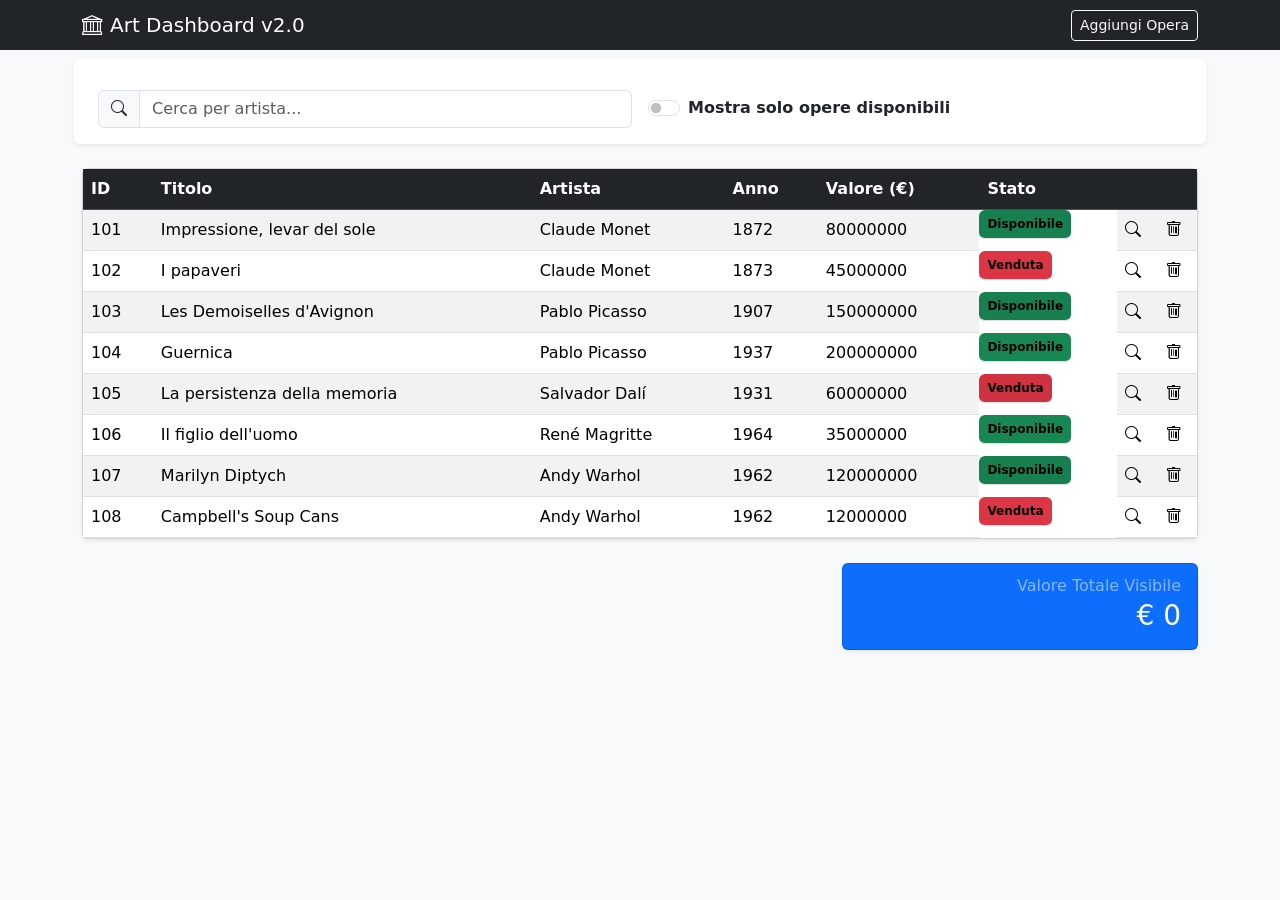
<file: verifica Galleria d'Arte/index.html>
<!DOCTYPE html>
<html lang="it">
<head>
    <meta charset="UTF-8">
    <meta name="viewport" content="width=device-width, initial-scale=1.0">
    <title>Galleria d'Arte</title>

    <!-- Bootstrap -->
    <link rel="stylesheet" href="./bootstrap5/bootstrap.min.css" >
    <link rel="stylesheet" href="./bootstrap5/bootstrap-icons.min.css">
    <script defer src="./bootstrap5/bootstrap.bundle.min.js"></script>

    <!-- Local Files -->
    <link rel="stylesheet" href="./index.css">
    <script src="./opere.js"></script>
    <script defer src="./index.js"></script>
</head>

<body class="bg-light">

    <nav class="navbar navbar-dark bg-dark mb-4">
        <div class="container">
            <span class="navbar-brand mb-0 h1"><i class="bi bi-bank me-2"></i>Art Dashboard v2.0</span>
            <button class="btn btn-outline-light btn-sm" id="btn-open-add">Aggiungi Opera</button>
        </div>
    </nav>

    <div class="container">
        <!-- Barra dei Filtri -->
        <div class="row g-3 mb-4 align-items-center bg-white p-3 rounded shadow-sm">
            <div class="col-md-6">
                <div class="input-group">
                    <span class="input-group-text"><i class="bi bi-search"></i></span>
                    <input type="text" id="search-input" class="form-control" placeholder="Cerca per artista...">
                </div>
            </div>
            <div class="col-md-6">
                <div class="form-check form-switch">
                    <input class="form-check-input" type="checkbox" id="filter-available">
                    <label class="form-check-input-label fw-semibold" for="filter-available">Mostra solo opere disponibili</label>
                </div>
            </div>
        </div>

        <!-- Tabella dati -->
        <div class="card shadow-sm mb-4">
            <div class="table-responsive">
                <table class="table table-striped table-hover align-middle mb-0" id="main-table">
                    <thead class="table-dark">
                        <tr>
                            <th>ID</th>
                            <th>Titolo</th>
                            <th>Artista</th>
                            <th>Anno</th>
                            <th>Valore (€)</th>
                            <th>Stato</th>
                            <th style="width: 40px;"></th>
                            <th style="width: 40px;"></th>
                        </tr>
                    </thead>
                    <tbody>
                          <!-- Dinamico -->
                    </tbody>
                </table>
            </div>
        </div>

        <!-- Widget Valore Totale Inventario -->
        <div class="row">
            <div class="col-md-4 offset-md-8">
                <div class="card bg-primary text-white text-end shadow-sm">
                    <div class="card-body">
                        <h6 class="card-subtitle mb-1 text-white-50">Valore Totale Visibile</h6>
                        <h3 class="card-title mb-0" id="total-value-display">€ 0</h3>
                    </div>
                </div>
            </div>
        </div>
    </div>

    <!-- Modale Dettagli -->
    <div class="modal fade" id="modal-details" tabindex="-1" aria-hidden="true">
        <div class="modal-dialog">
            <div class="modal-content">
                <div class="modal-header">
                    <h5 class="modal-title">Scheda Tecnica Opera</h5>
                    <button type="button" class="btn-close" data-bs-dismiss="modal"></button>
                </div>
                <div class="modal-body" id="modal-details-body">
                    <!-- Dinamico
                        <div class="text-center mb-3">
                            <div class="p-3 bg-light text-muted border text-center rounded">
                                <img src=""  class="img-fluid rounded shadow-sm" >
                            </div>
                        </div>
                        <div class="row g-2">
                            <div class="col-4 fw-bold text-end">ID:</div><div class="col-8"> id </div>
                            <div class="col-4 fw-bold text-end">Titolo:</div><div class="col-8"> titolo </div>
                            <div class="col-4 fw-bold text-end">Artista:</div><div class="col-8"> artista </div>
                            <div class="col-4 fw-bold text-end">Anno:</div><div class="col-8"> anno </div>
                            <div class="col-4 fw-bold text-end">Valore:</div><div class="col-8">€ valore</div>
                        </div>                                      
                    -->
                </div>
                <div class="modal-footer">
                    <button type="button" class="btn btn-warning" id="btn-mark-sold">Segna come Venduta</button>
                    <button type="button" class="btn btn-secondary" data-bs-dismiss="modal">Chiudi</button>
                </div>
            </div>
        </div>
    </div>

    <!-- Modale Inserimento -->
    <div class="modal fade" id="modal-add" tabindex="-1" aria-hidden="true">
        <div class="modal-dialog">
            <div class="modal-content">
                <div class="modal-header">
                    <h5 class="modal-title">Nuovo Elemento Inventario</h5>
                    <button type="button" class="btn-close" data-bs-dismiss="modal"></button>
                </div>
                <div class="modal-body">
                    <div class="alert alert-danger d-none" id="add-error-alert">  </div>
                    <form id="add-form">
                        <div class="mb-2"><label class="form-label small fw-bold">ID Opera</label><input type="text" class="form-control form-control-sm" id="txtId"></div>
                        <div class="mb-2"><label class="form-label small fw-bold">Titolo</label><input type="text" class="form-control form-control-sm" id="txtTitolo"></div>
                        <div class="mb-2"><label class="form-label small fw-bold">Artista</label><input type="text" class="form-control form-control-sm" id="txtArtista"></div>
                        <div class="mb-2"><label class="form-label small fw-bold">Anno Realizzazione</label><input type="text" class="form-control form-control-sm" id="txtAnno"></div>
                        <div class="mb-2"><label class="form-label small fw-bold">Valore Stimato (€)</label><input type="text" class="form-control form-control-sm" id="txtValore"></div>
                        <div class="mb-2"><label class="form-label small fw-bold">Nome File Immagine</label><input type="text" class="form-control form-control-sm" id="img" placeholder="es: quadro.jpg"></div>
                    </form>
                </div>
                <div class="modal-footer">
                    <button type="button" class="btn btn-secondary" data-bs-dismiss="modal">Annulla</button>
                    <button type="button" class="btn btn-success" id="btn-save-new">Salva Opera</button>
                </div>
            </div>
        </div>
    </div>
</body>
</html>
</file>
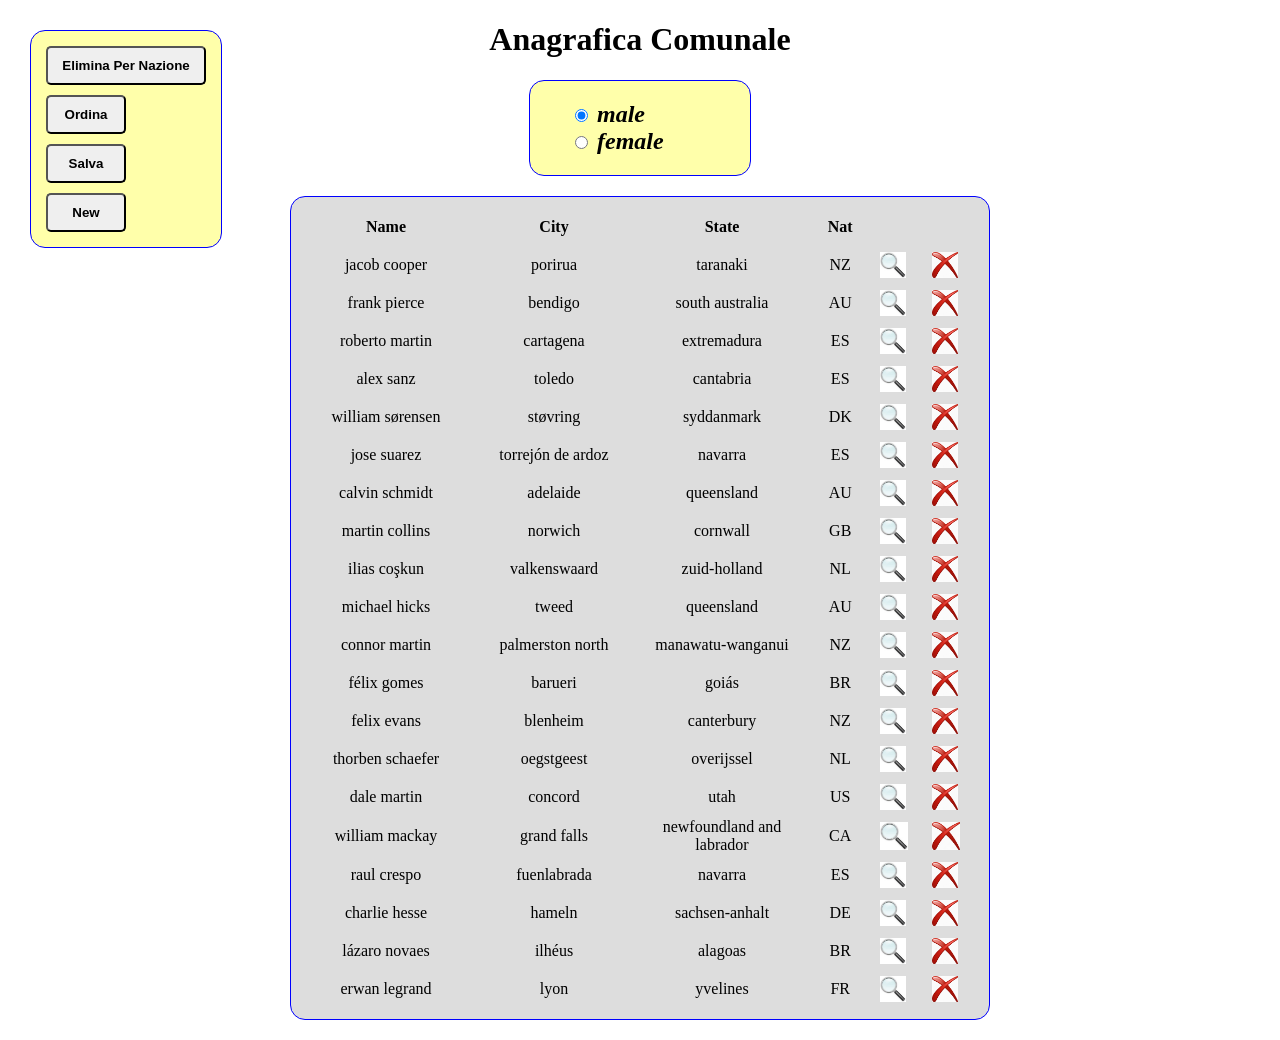
<file: Json/ese 12 randomuser/index.html>
<!DOCTYPE html>
<html lang="it">
<head>
    <meta charset="UTF-8">
    <title>randomUser</title>
	<link rel="stylesheet" href="index.css">
    <script type="application/javascript" src="./data/people.js"></script>
    <script defer type="application/javascript" src="./index.js"></script>	
</head>

<body>
    <h1 style="text-align: center;">Anagrafica Comunale</h1>
	
	<div id="optWrapper">
		<input type="radio" name="gender" id="optMale" value="male" checked >  male  <br>
		<input type="radio" name="gender" id="optFemale" value="female"> female <br>
	</div>
	
	<table class="list">	
		<thead>
			<tr>
				<th width="25%"> Name </th>
				<th width="25%"> City </th>
				<th width="25%"> State </th>
				<th width="10%"> Nat </th>
				<th width="7.5%">  </th>
				<th width="7.5%">  </th>
			</tr>
		</thead>
		<tbody>
		</tbody>
	</table>
	
		
	<div id="detailsContainer">
		<div id="details">
		</div>
		<div id="navButtons">
			<input type="button" value="Primo">
			<input type="button" value="Indietro">
			<p id="navLabel"> 1/4 </p>
			<input type="button" value="Avanti">
			<input type="button" value="Ultimo">
		</div>
	</div>


	<!-- Finestra Modale che all'inizio è automaticamente nascosta -->
	<dialog id="addNewModal">
		<h2>Aggiungi una persona</h2>
		<div class="form-row">
		  <div class="form-group">
			<label for="txtFirst">Nome</label>
			<input type="text" id="txtFirst" placeholder="Es. Mario">
		  </div>
		  <div class="form-group">
			<label for="txtLast">Cognome</label>
			<input type="text" id="txtLast" placeholder="Es. Rossi">
		  </div>
		</div>

		<!-- Riga 2: Città e Stato -->
		<div class="form-row">
		  <div class="form-group">
			<label for="txtCity">Città</label>
			<input type="text" id="txtCity" placeholder="Es. Roma">
		  </div>
		  <div class="form-group">
			<label for="txtState">Provincia / Stato</label>
			<input type="text" id="txtState" placeholder="Es. RM">
		  </div>
		</div>

		<!-- Riga 3: Nazionalità (singola colonna espansa o mantenuta in riga) -->
		<div class="form-row">
		  <div class="form-group">
			<label for="txtNat">Nazionalità</label>
			<input type="text" id="txtNat" placeholder="Es. IT">
		  </div>
		  <div class="form-group">
			<label for="txtGender">Sesso</label>
			<input type="text" id="txtGender" placeholder="Es. male, female">
		  </div>
		</div>

		<!-- Contatti -->
		<div class="form-group">
		  <label for="txtEmail">Email</label>
		  <input type="email" id="txtEmail" placeholder="mario.rossi@example.com">
		</div>

		<div class="form-group">
		  <label for="txtPhone">Telefono</label>
		  <input type="tel" id="txtPhone" placeholder="Es. +39 333 1234567">
		</div>

		<!-- Pulsanti di azione -->
		<div class="modal-actions">
		  <button type="button" id="btnAnnulla" class="btn-secondary">Annulla</button>
		  <button type="button" id="btnSalva" class="btn-primary">Salva</button>
		</div>
	</dialog>
		
	<div id="utilityButtons">
		<input type="button" value="Elimina Per Nazione">
		<input type="button" value="Ordina">
		<input type="button" value="Salva">
		<input type="button" value="New">
	</div>
		
</body>
</html>
</file>
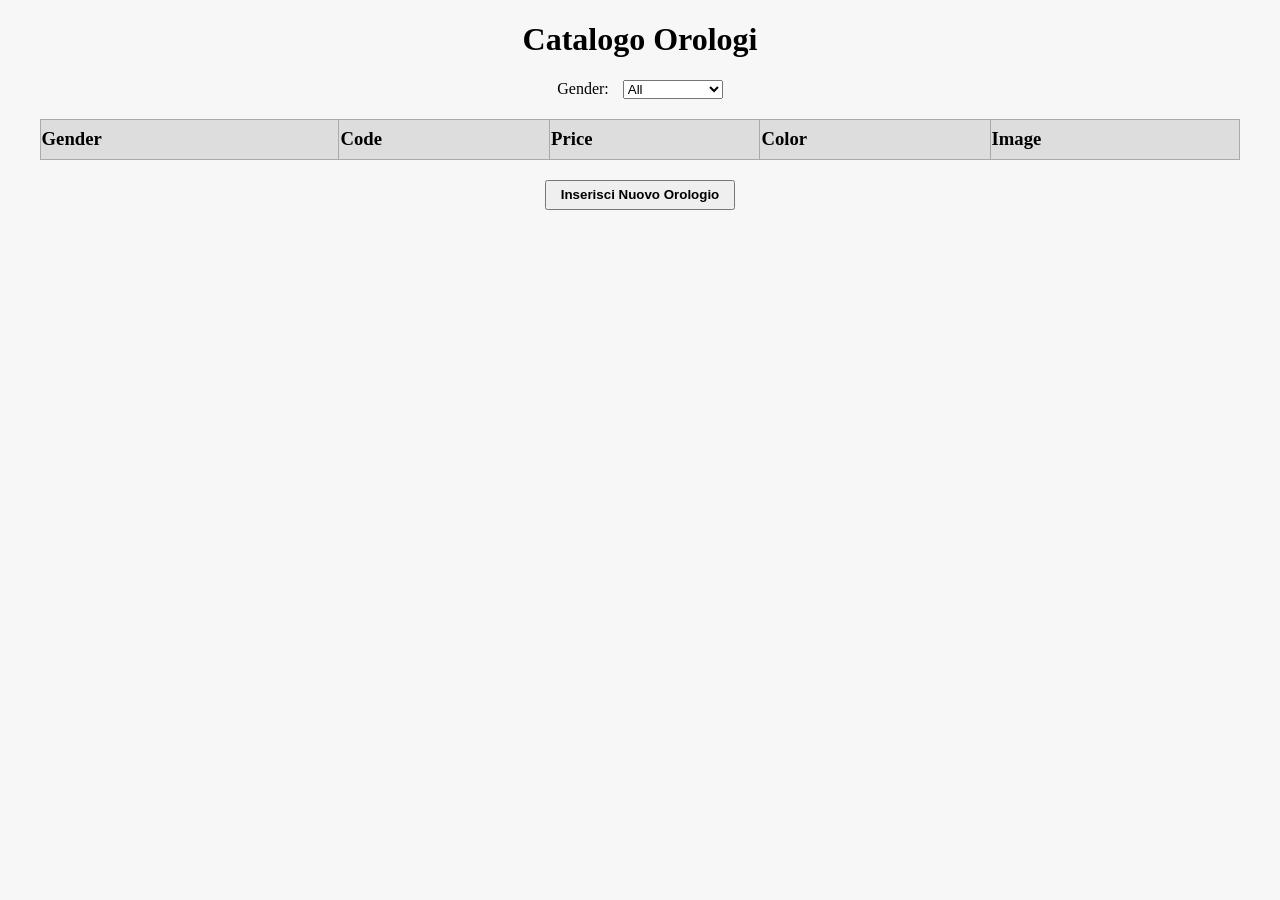
<file: Json/ese 13 watches/index.html>
<!DOCTYPE html>
<html lang="it">
<head>
    <meta charset="UTF-8">
    <title>Orologi</title>
	
    <!-- Local Files -->
    <link rel="stylesheet" href="index.css">	
	<script type="application/javascript" src="./data/orologi.js"></script>
    <script defer type="application/javascript" src="./index.js"></script>
</head>

<body>
    <h1 style="text-align: center;">Catalogo Orologi</h1>
	
	<div class="gender">
		<span>Gender:</span>
		<select> 
			<option value="All">All</option>
			<option value="Men's">Men</option>
			<option value="Women's">Women</option>
		</select>
	</div>
	<table> 
		<thead>
			<tr>
				<td>Gender</td>
				<td>Code</td>
				<td>Price</td>
				<td>Color</td>
				<td>Image</td>
			</tr>
		</thead>
		<tbody> 
		</tbody>
	</table>
	
    <button class="inserisci"> Inserisci Nuovo Orologio </button>
</body>
</html>
</file>
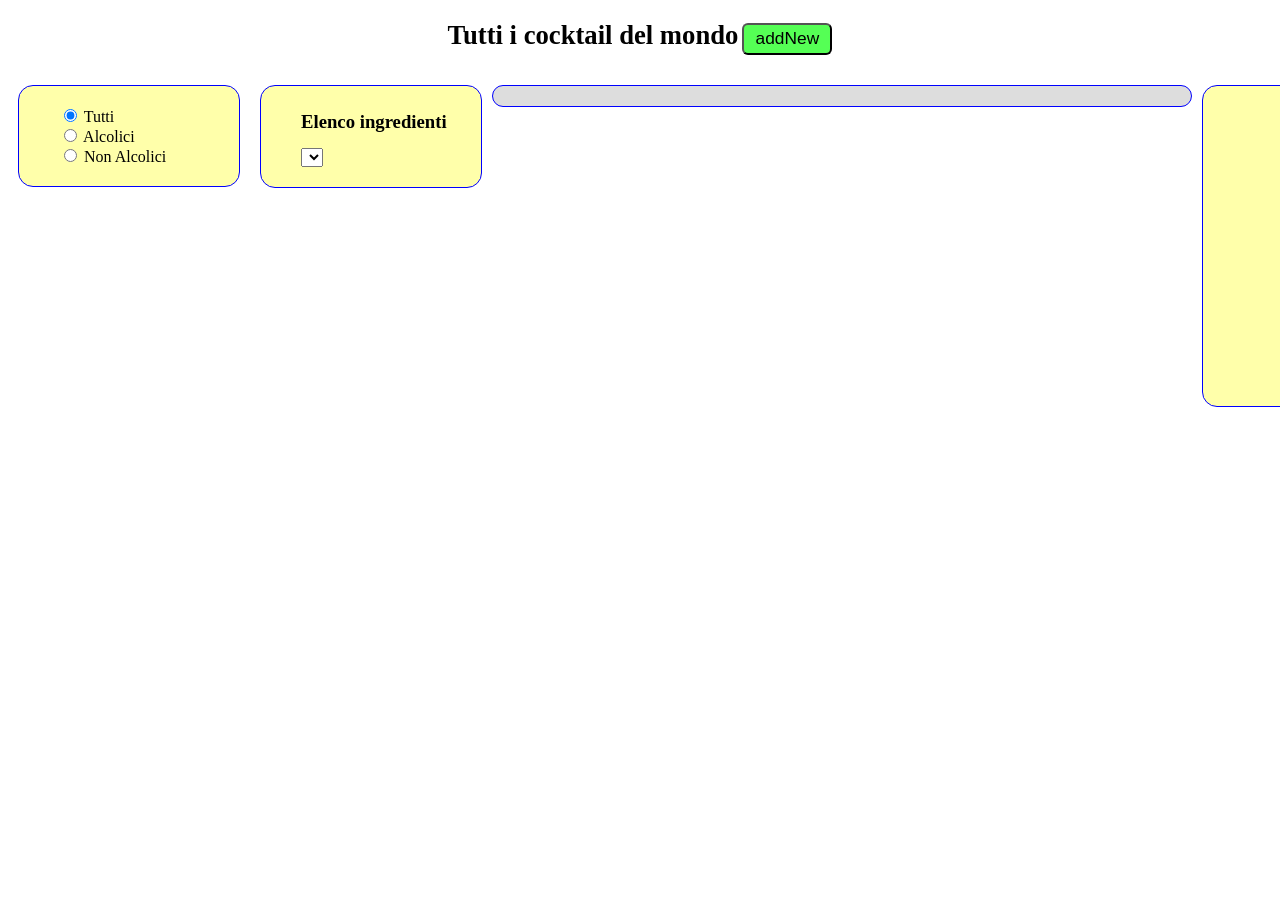
<file: Json/Ese 15 cocktails/index.html>
<!DOCTYPE html>
<html lang="it">
<head>
    <meta charset="UTF-8">
    <title>cocktails</title>
	<link type="text/css" rel="stylesheet" href="./index.css">
    <script type="application/javascript" src="./data/cocktails.js"></script>
    <script type="application/javascript" src="./data/ingredients.js"></script>
    <script type="application/javascript" defer src="./index.js"></script>	
</head>

<body>
    <div class="title">
		<span>Tutti i cocktail del mondo</span>
		<button>addNew</button>
	</div>
	
	<div id="wrapper">
		<div>
			<input type="radio" name="optGroup" id="optTutti" checked="checked"> Tutti <br>
			<input type="radio" name="optGroup" id="optAlcoholic" > Alcolici <br>
			<input type="radio" name="optGroup" id="optNonAlcoholic" > Non Alcolici <br>
		</div>
		
		<div>
			<h3>Elenco ingredienti </h3>
			<select id="lstIngredienti"> </select>
		</div>
	
		<table id="table">	</table>
		
		<div id="dettagli"> </div>
		
	</div>
		
</body>
</html>
</file>
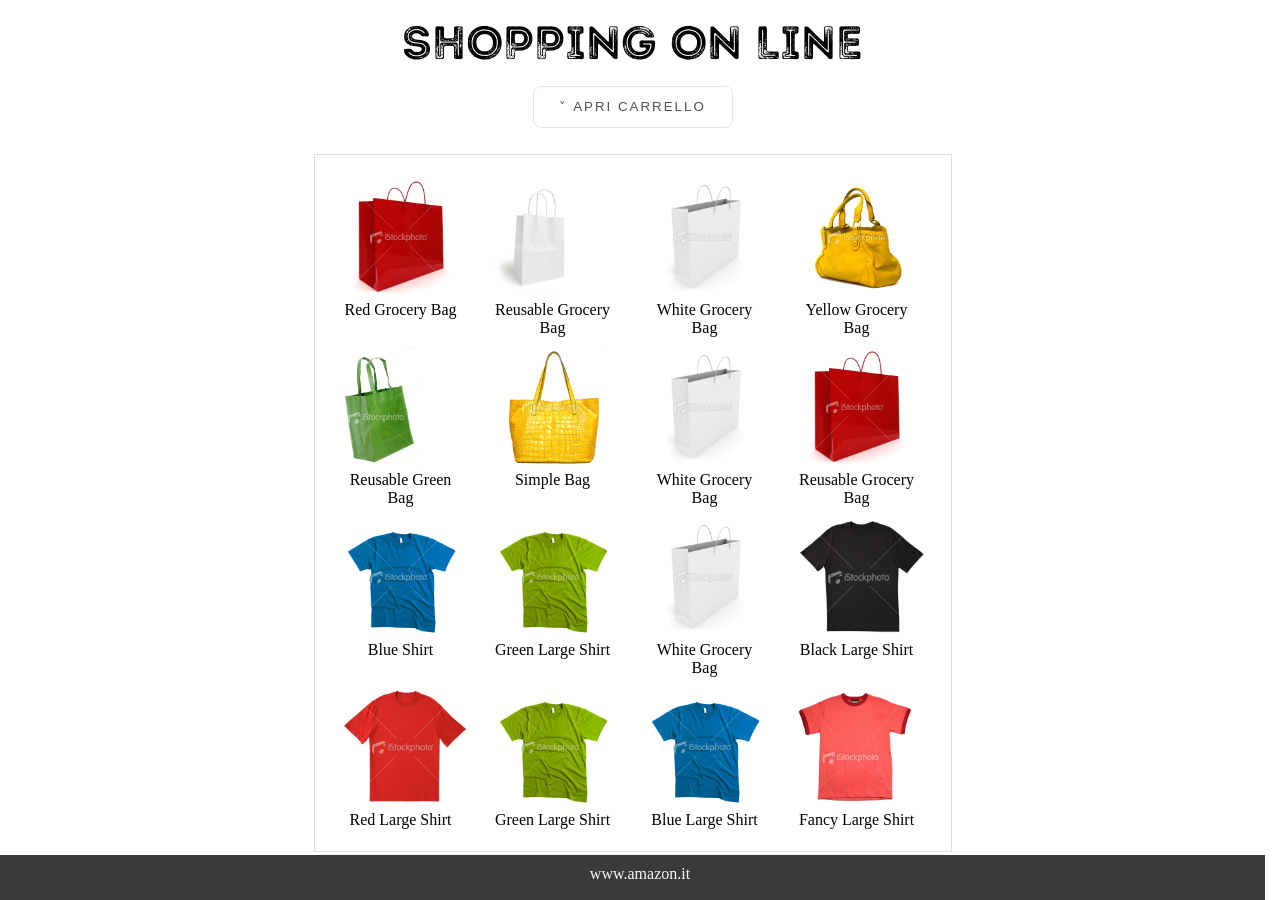
<file: Json/Verifica Carrello/index.html>
<!doctype html>
<html lang="it">                                                               
<head>
	<link rel="stylesheet" href="index.css"/>
	<script src="articoli.js" defer></script>
	<script src="index.js" defer></script>
	<title>Carrello Acquisti</title>
</head>

<body>
	<header> SHOPPING ON LINE </header>
	<section class="body">	
	
		<button id="btnCarrello">&#709 Apri carrello </button>	
		
		<div id="cartContainer"> 
			<table>
				<thead>
					<tr>
						<th width="30%">nome</th>
						<th width="30%">prezzo</th>
						<th width="30%">quantità</th>
						<th width="10%">
							<img src="./img/_salva.jpg">
						</th>
					</tr>
				</thead>
				<tbody>
				</tbody>
			</table>
		</div>
		
		<div id="detailsContainer" class="slide-down"> 
			<div class="details-close">
				<span> X </span>
			</div>
			<div class="details-body">
				
			</div>
		</div>
		
		<div id="elencoArticoli"> </div>

		<footer> www.amazon.it </footer>
	</section>	
</body>
</html>
</file>
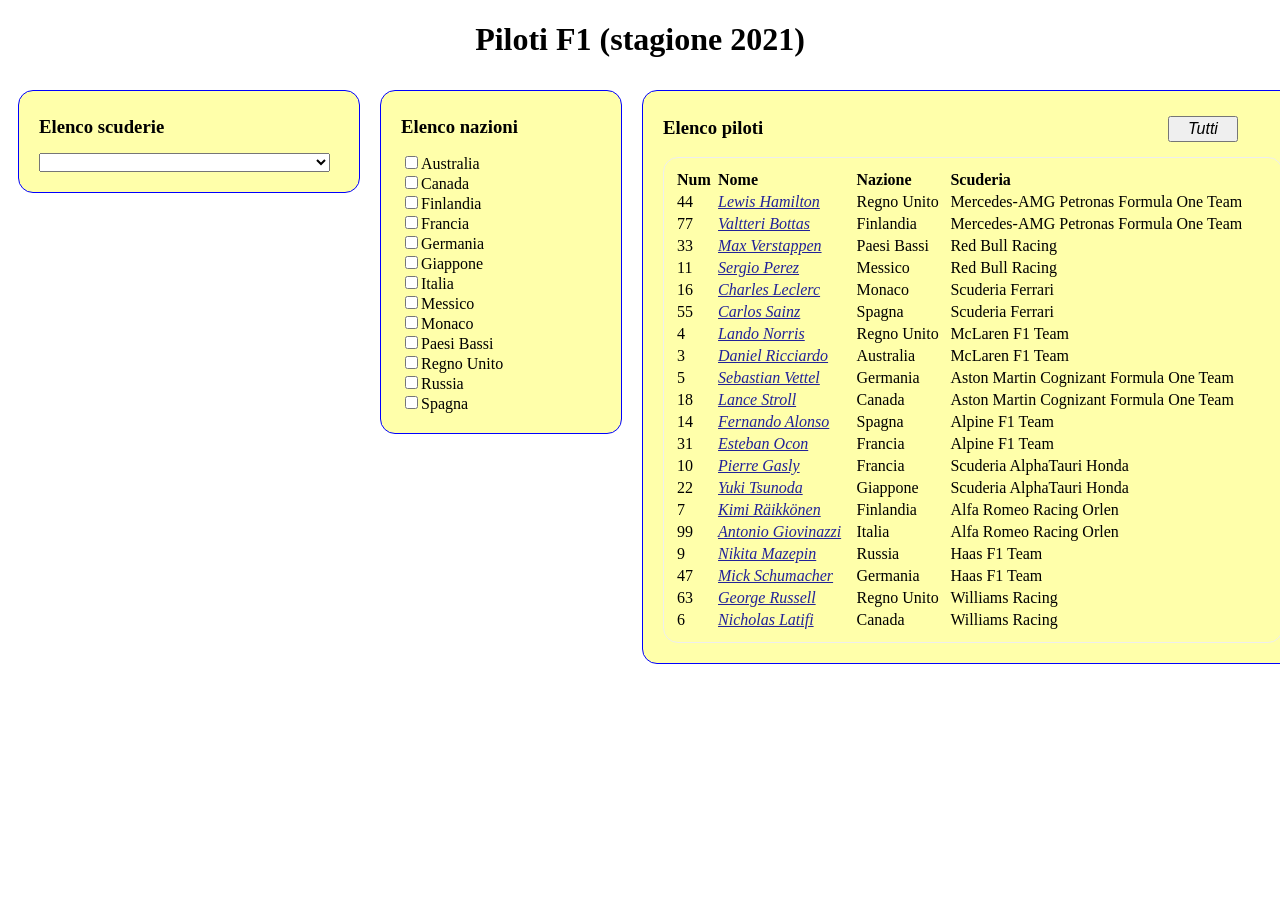
<file: Json/Verifica F1/index.html>
<!DOCTYPE html>
<html lang="en">
<head>
    <meta charset="UTF-8">
    <title>F1 2021</title>
	<link type="text/css" rel="stylesheet" href="./index.css">
    <script type="application/javascript" src="./data/F1.js"></script>
    <script type="application/javascript" src="./index.js" defer></script>	
</head>

<body>
    <h1 style="text-align: center;">Piloti F1 (stagione 2021)</h1>
	
	<div id="wrapper">
		<div id="divScuderie"> 
			<h3>Elenco scuderie </h3>
			<select id="lstScuderie"> </select>
		</div>
		
		<div id="divNazioni">
			<h3>Elenco nazioni </h3>
		</div>
	
		<div id="divPiloti">
			<h3>Elenco piloti <button> Tutti </button> </h3>
			<table>
				<thead>
					<tr>
						<th>Num</th>
						<th>Nome</th>
						<th>Nazione</th>
						<th>Scuderia</th>
					</tr>
				</thead>	
				<tbody>
					
				</tbody>
			</table>
		</div>
		
		<div id="divDettagli">
		</div>
		
	</div>
		
</body>
</html>
</file>
<file: Ese 01 Oggetto Date/index.css>
h1{
	text-align:center;
}

input{
	margin-bottom:15px;
	margin-left:6px;
	margin-right:15px;
}

button{
	display:inline-block;
	width:60px;
	height:40px;			
	margin:2px;
	padding:10px;
	text-align:center;
	line-height:20px;
	background-color: #ddd;
	border-radius:5px;
}

#log{
	width:400px;
	height:500px;
	overflow:auto;
	border:1px solid #ccc;
	margin-top:20px;
	background-color:#eee;
}
</file>
<file: Ese 02 Film/index.css>
.iconagrande {
    font-size: 150%;
}

#film-table i {
    padding: 0 2px;
}

i, a {
    cursor: pointer;
}

.bi-star, .bi-star-fill {
    cursor: default;
}
</file>
<file: Ese 03 Music/index.css>
.bi-search, .bi-people-fill {
  font-size: 1.5rem;
  cursor: pointer;
}

h1{
	text-align:center;
	font-size: 3.5em;
	padding:15px;
}
</file>
<file: Ese 04 Store/index.css>
.bi-search, .bi-people-fill, .bi-facebook, .bi-instagram, .bi-telephone {
  font-size: 1.5rem;
  cursor: pointer;
  margin: 0 5px;
}

main, .alert, .row > * {
  margin-top: .5rem;
  margin-bottom: .5rem;
}

.card {
  padding: .25rem !important;
}

h1{
	text-align:center;
	font-size: 3.5em;
	padding:15px;
}

footer h3 {
	display:inline;
}

footer.sfondo{
	background-color:#CCC;  
}
</file>
<file: Ese 05 pseudoselettori CSS/index.css>
#wrapper{ 
	background-color:#eee;	 
	/* per 'sentire' gli elementi float */
	overflow:auto;
}	

#wrapper div, #wrapper p{
	width:70px;
	height:70px;
	border:1px solid black;
	margin:10px;
	cursor:pointer;
	background-color:white;	 
	float:left;
}
</file>
<file: Ese 07 Form e Controlli/index.css>
p {
	padding:0; 
	margin:2px 
} 

h1{
	text-align:center;
}

body  fieldset{
	border-radius:10px;
}

body > fieldset{
	width:320px;
	margin: 0 auto;
	padding: 20px;
	border: 1px solid black;			
}
		
select:last-of-type{
	vertical-align:top;
}

div{
	width:300px;
	padding:6px;
	background-color:#FF4;	
	font-weight:bold;	
	font-style:italic;			
}
</file>
<file: Ese11 Bookstore XML/index.css>
h1{
	text-align:center;
}

/* *********************************************** */
header{
	background-color:#DDD;
	padding:6px 20px;
}

.headerBtn {
	padding: 8px 16px;
	display:inline-block;
	border-radius:4px;
	user-select:none;
}

.headerBtn:hover{
	cursor:pointer;	
}

.active{
	background-color:#05E; 
	color:#EEE;
}


/* LIST VIEW ************************************ */
.nBooks{
	padding:0px 12px 16px 12px;
	font-size:16pt;
	width:70%;
	margin:0 auto;
}

table{
	width:70%;
	margin:0 auto;
    border-collapse: collapse;
}

table tr{
	height:36px;
}

table tr:nth-child(even) {
    background: #eee;
}


table td, table th{
	border-color:#EEE;
}

table th{
	background-color: #999;
	color:white;
}

table td:nth-of-type(1) {width:5%;}
table td:nth-of-type(2) {width:13%;}
table td:nth-of-type(3) {width:10%;}
table td:nth-of-type(4) {width:7%;}
table td:nth-of-type(5) {width:40%;}
table td:nth-of-type(6) {width:9%;}
table td:nth-of-type(7) {width:9%;}
table td:nth-of-type(8) {width:7%;}
	
@media screen and (max-device-width:1024px), screen and (max-width:1024px){
	table, .nBook{
		width:90%;
	}
}

@media screen and (max-device-width:900px), screen and (max-width:900px){
	table, .nBook{
		width:100%;
	}
}


/* DETAILS VIEW ************************************ */
.details {
    background-color: white;
    display: grid;
    width: 480px;
    grid-template-columns: 100px auto;
    grid-template-rows: 40px 40px 40px 40px 40px 40px;
    grid-column-gap: 15px;
    grid-row-gap: 5px;
    margin: 10px auto;
	padding:12px;
    border: 1px solid black;
    border-radius: 6px;
}

.details>* {
	margin:0;
	padding:0;
	padding-top:10px;
    height:40px;
}

.details>label {
    text-align: right;
    font-weight: bold;
}

.details>input {
	font-size:13pt;	
	padding:0;
	margin:0;
}
 
.buttons {
    margin: 10px auto;
    width: 460px;
    text-align:center;
}

.button {
    padding: 5px 10px;
    width: 100px;
    margin: 5px 0;
    border-radius: 6px;
	font-weight:bold;
}

.buttons span{
	padding-left:10px;
	padding-right:10px;
	font-weight:bold;
	font-size:14pt;	padding-left:10px;

}
</file>
<file: Verifica Biblioteca/index.css>
i, a {
    cursor: pointer;
}

.bi-star, .bi-star-fill {
    cursor: default;
}


th {
    background-color: #eaeaea !important;
}
</file>
<file: verifica Galleria d'Arte/index.css>
i{
    cursor:pointer;
}

#modal-details-body img{
    max-height:200px;
}
</file>
<file: Json/ese 12 randomuser/index.css>
#optWrapper{
	width:160px;
	margin: 20px auto;
	background-color:#ffa;
	font-size:18pt;
	padding:20px;
	padding-left:40px;
	font-style:italic;
	font-weight:bold;
	border-radius:15px;
	border:1px solid blue;
}

/* ******** table ******** */
table{
	width:700px;
	background-color:#ddd;
	margin: 20px auto;
	padding:10px;
	border-radius:15px;
	border:1px solid blue;
}

table tr{
	height:36px;
}

table td{
	text-align:center;
}

/* ********* details & navButtons ********* */
#detailsContainer{
	width:680px;
	background-color:#ddd;
	margin: 20px auto;
	padding:10px;
	border-radius:15px;
	border:1px solid blue;
}

#details{
	width:420px;
	margin: 20px auto;
	padding:10px;
	text-align:center;
	height:220px;
	background-color:#fff;
	border-radius:15px;
	border:1px solid blue;
}

#navButtons{
	width:420px;
	margin: 20px auto;
	padding: 10px;
	background-color:#ffa;
	border-radius:15px;
	border:1px solid blue;
	overflow:auto;
}

#navButtons input, #utilityButtons input{
	display : block;
	float:left;
	width:80px;
	margin:5px;
	padding:10px;
	text-align:center;
	font-weight: 600;
	border-radius:5px;
}

#navButtons p{
	float:left;
	width:25px;
	margin:5px;
	padding:10px;
	text-align:center;
	font-weight: 600;
}

/* da aggiungere direttamente a TD */
.icon{
	padding:5px;	
	background-repeat:no-repeat;
	background-size:contain;
	background-origin:content-box;

}
.lens{
	background-image:url('img/lente.jpg');
}
.trash{
	background-image:url('img/delete.png');
}


/* ********* utility Buttons ********* */
#utilityButtons{
	width:170px;
	margin: 20px;
	padding: 10px;
	background-color:#ffa;
	border-radius:15px;
	border:1px solid blue;
	overflow:auto;
	position:absolute;
	top:10px;
	left:10px;
}

#utilityButtons input:nth-of-type(1){
	width:160px;
}

/* ********* add new ********* */
dialog {
  border: none;
  border-radius: 8px;
  padding: 24px;
  max-width: 500px;
  box-shadow: 0 4px 12px rgba(0, 0, 0, 0.2);
}

/* pseudo elemento */
dialog::backdrop {
  background-color: rgba(0, 0, 0, 0.5); /* Sfondo nero semi-trasparente */
  backdrop-filter: blur(4px);           /* sfoca la pagina dietro */
}

#addNewModal h2 {
  margin-top: 0;
  margin-bottom: 24px;
  color: #1a1a1a;
  font-size: 1.5rem;
  font-weight: 600;
  text-align:center;
}

.form-row {
  display: flex;
  gap: 16px;
  margin-bottom: 14px;
}

.form-group {
  display: flex;
  flex-direction: column;
  flex: 1;
  margin-bottom: 14px;
}

.form-group label {
  font-size: 0.85rem;
  font-weight: 500;
  color: #555555;
  margin-bottom: 6px;
}

.form-group input {
  padding: 10px 14px;
  border: 1px solid #d1d5db;
  border-radius: 6px;
  font-size: 0.95rem;
  color: #333333;
  transition: border-color 0.2s, box-shadow 0.2s;
  outline: none;
}

.form-group input:focus {
  border-color: #4f46e5;  
  box-shadow: 0 0 0 3px rgba(79, 70, 229, 0.15);
}

.modal-actions {
  display: flex;
  justify-content: flex-end;
  gap: 12px;
  margin-top: 24px;
}

.modal-actions button {
  padding: 10px 20px;
  border-radius: 6px;
  font-size: 0.95rem;
  font-weight: 500;
  cursor: pointer;
  transition: background-color 0.2s;
  border: none;
}

/* Pulsante Annulla */
.btn-secondary {
  background-color: #f3f4f6;
  color: #4b5563;
}
.btn-secondary:hover {
  background-color: #e5e7eb;
}

/* Pulsante Salva */
.btn-primary {
  background-color: #4f46e5;
  color: #ffffff;
}
.btn-primary:hover {
  background-color: #4338ca;
}
</file>
<file: Json/ese 13 watches/index.css>
body{
	background-color:#f7f7f7;
}

.gender{
	text-align:center;
}

.gender select{
	width:100px;
	margin-left:10px;
}

table{
	width : 95%;
	border : 1px solid #aaa;
	margin : 20px auto;
	border-collapse: collapse;  
}

table tr{
	height:40px;
}

table thead tr td{
	background-color:#ddd;
	font-weight:bold;
	font-size:14pt;
}

table tbody tr:nth-of-type(even)  {
	background-color:#fff;
}

table tbody tr td img{
	height:40px;
}


table tr td{
	border:1px solid #aaa;
}


.inserisci{
	display:block;
	width:190px;
	height:30px;
	font-weight:bold;
	margin : 16px auto;
}
</file>
<file: Json/Ese 15 cocktails/index.css>
.title{
		width:400px;
		margin:20px auto;
		text-align:center;
	}
	
	.title span{
		font-weight:bold;
		font-size:20pt;		
	}
	    
	.title button{
		width:90px;
		height:32px;
		font-size:13pt;
		background-color:#5F5;
		border-radius:6px;
	}

	#wrapper{
		width:1440px;
		margin: 20px auto;
		overflow:auto;
	}
	
	#wrapper div{
		float:left;
		width:160px;
		background-color:#ffa;
		margin:10px;
		padding:20px;
		padding-left:40px;
		border-radius:15px;
		border:1px solid blue;
	}
	
	#wrapper div h3{
		margin:5px 0 15px 0;	
	}
		
	#table{
		background-color:#ddd;
		margin: 10px auto;
		padding:10px;
		width:700px;
		border-radius:15px;
		border:1px solid blue;
		float:left;
	}
	
			
	#dettagli{
		width:350px;
		height:280px;
	}
</file>
<file: Json/Verifica Carrello/index.css>
*{
	margin:0;
	padding:0;
}

@font-face {
    font-family: Rust;
    src: url(font/IntroRustG-Base2Line.otf);
}

html {
  /* riserva sempre lo spazio per la scrollbar, anche quando non è visibile, 
	 eliminando qualsiasi scatto orizzontale. */
  scrollbar-gutter: stable;
}

header {
    font-family: Rust;
    font-size: 35pt;
    width: 75%;
	text-align:center;
    margin: 15px auto;
}

.body{
	margin:6px auto;
}

/* ******************* Elenco Articoli ***************** */

#elencoArticoli {
    max-width:620px;
	display:flex;
	flex-wrap:wrap;
	margin:0 auto;
	padding:8px;
	border:1px solid #ddd;
}

.article{
	margin:14px;
	margin-left:18px;
	width:120px;
	height:142px;
	cursor:pointer;

	.articleName {
		text-align: center;
	}
	
	.articleImage {
		height: 120px;
	}
}


.article:hover .articleName {
	background-color:#33f;
	color:white;
}


/* ******************* Dettagli articolo ***************** */
#detailsContainer {
	display:block;
    border: 1px solid #fff;
    border-radius: 2px;
    max-width:700px;  
	padding:0px 2px;
	margin: 6px auto;  
	background-color: #f0f0f0;
	
	.details-close {
		font-weight:bold;
		text-align: right;
		margin-top:14px;
		margin-right:16px;	
	}

	.details-close span:hover { 
		text-decoration: underline; 
		cursor:pointer;
	}

	.details-body{
		margin-top:12px;
		.detail-img {
			float: left;
			width: 280px;
			margin:20px;
			margin-top:0;
			text-align:center;
			padding-bottom:20px;
		}
		.detail-img img{
			height:280px;
		}
		.detail-info {
			float: right;
			width:350px;
			text-align: center;
			margin-top:12px;
			margin-right:20px;
		}
		.item-title {
			font-size: 16px;
			text-transform: uppercase;
			letter-spacing: 1px;
			line-height: 50px;
		}
		p{
			padding:8px;
		}
	}
}

.slide-down {
	/* è sconsigliato usare height */
   max-height: 0;
   overflow: hidden;
   transition: max-height 0.8s ease-out;
}


/* *********************  ***************** */

#btnAdd, #btnCarrello {
	display:block;
    margin: 10px auto;
    width: 200px;
    /* background: none repeat scroll 0 0 #FFFFFF; */
	background-color:white;
    border: 1px solid #E8E7DC;
    letter-spacing: 2px;
    color: #525049;
    text-transform: uppercase;
    padding: 10px;
    border-radius: 8px;
    line-height: 20px;
}

#btnAdd:hover, #btnCarrello:hover { 
	background-color: #F8F8F3; 
	cursor:pointer;
}

/* ************** carrello ************/
#cartContainer  {	
    margin: 8px auto;
	width:800px;
	background-color:#ddd;
	display:block;

	max-height: 0;
	overflow: hidden;
	transition: max-height 0.5s ease-out;

	table{
		padding:10px;
		margin:0 auto;
		width: 780px;

		th {
			height:40px;
			font-size:14pt;
			background-color: #eee;
		}
		td{
			height:35px;
			font-size:13pt;
			background-color: #eee;
			text-align:center;
		}
		th:nth-of-type(4), td:nth-of-type(4){
			cursor:pointer;
		}
	}
}

footer {
    width: 100%;
	height:25px;
    padding: 10px 0;
    text-align: center;
    background-color: #3a3a3a;
    color: #F8F8F3;
	position:fixed;
	bottom:0;
}
</file>
<file: Json/Verifica F1/index.css>
h3{
	margin:5px 0 15px 0;	
}

#wrapper{
	width:1400px;
	margin: 20px auto;
	overflow:auto;
}

#wrapper>div{
	float:left;
	background-color:#ffa;
	margin:10px;
	padding:20px;
	border-radius:15px;
	border:1px solid blue;
}

#divScuderie{
	width:300px;		
}

#divNazioni{
	width:200px;		
}

#divPiloti{
	width:640px;		
}
	
#divPiloti button{
	margin-left:400px;
	width:70px;		
	height:26px;
	font-size:12pt;
	font-size:bold;
	font-style:italic;
}
	
	
table{
	margin: 0 auto;
	padding:10px;
	width:620px;
	border-radius:15px;
	border:1px solid #eee;
	float:left;
}

table tr td span{
	text-decoration:underline;
	font-style:italic;
	color:#229;
	cursor:pointer;
}
		
#wrapper #divDettagli{
	float:none;
	clear:both;		
	width:600px;
	margin:0 auto;
	display:none;
	justify-content:space-evenly;
	align-items:flex-start; 
}

#wrapper #divDettagli > img {
	width:150px;
}

#wrapper #divDettagli > div > :first-of-type{
	margin-top:0;
	font-size:13pt;
}

table th{
	text-align: left;
}
</file>
